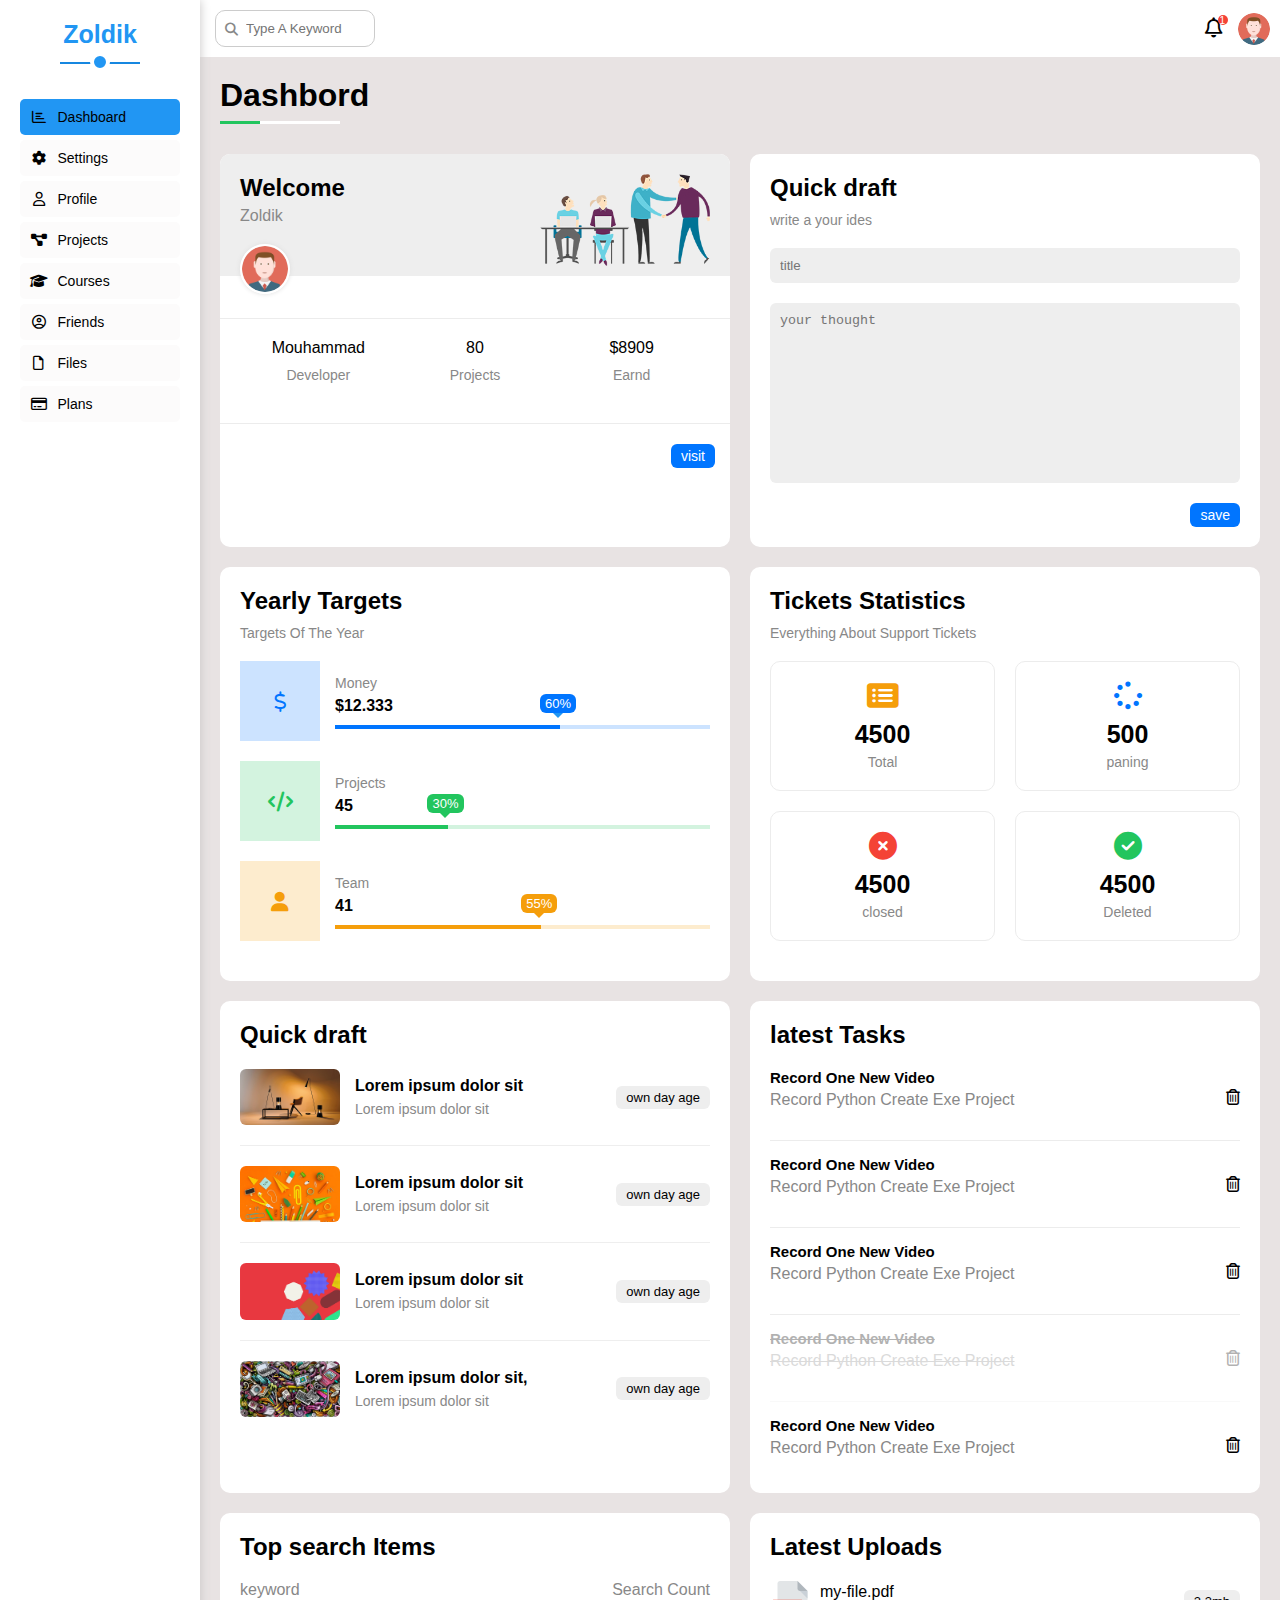
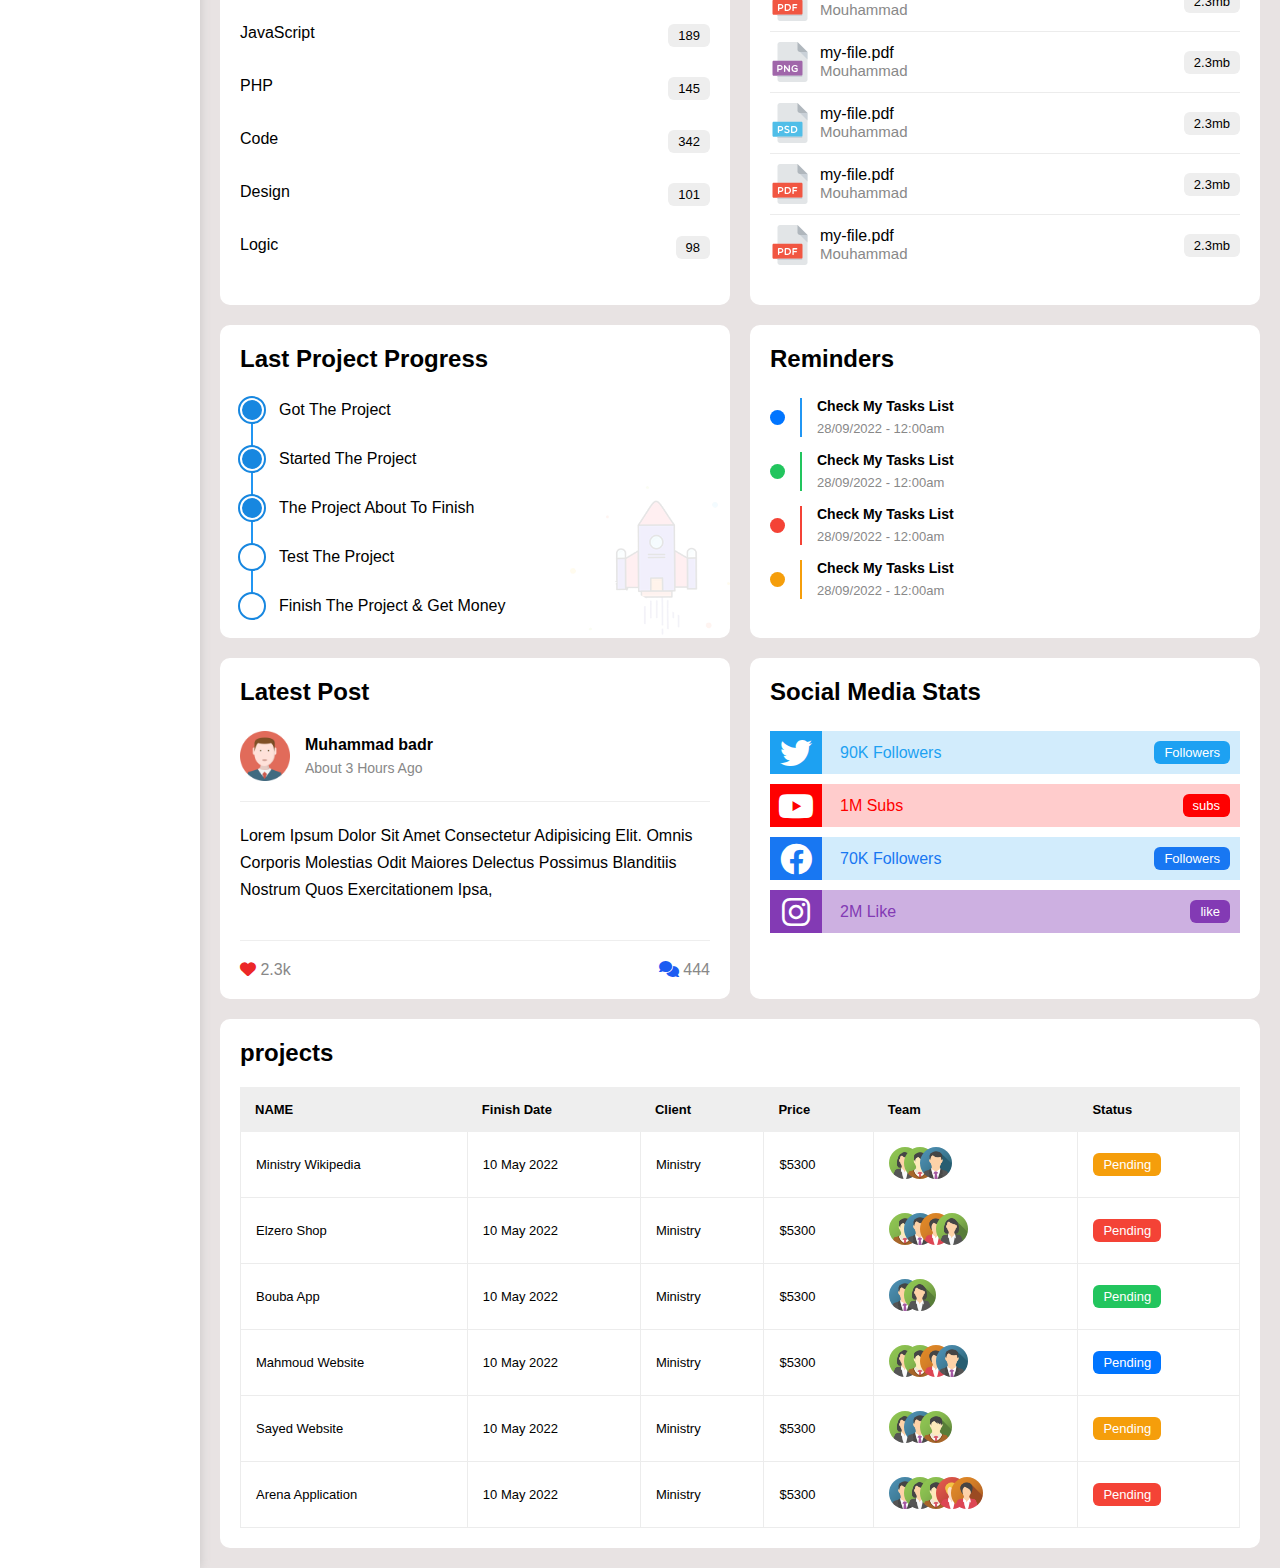
<file: index.html>
<!DOCTYPE html>
<html lang="en">

<head>
    <meta charset="UTF-8" />
    <meta http-equiv="X-UA-Compatible" content="IE=edge" />
    <meta name="viewport" content="width=device-width, initial-scale=1.0" />
    <title>Zoldik</title>
    <link rel="stylesheet" href="css/all.min.css" />
    <link rel="stylesheet" href="css/framework.css" />
    <link rel="stylesheet" href="css/master.css" />
    <link rel="preconnect" href="https://fonts.googleapis.com" />
    <link rel="preconnect" href="https://fonts.gstatic.com" crossorigin />
    <link href="https://fonts.googleapis.com/css2?family=Open+Sans:wght@300;500&display=swap" rel="stylesheet" />
</head>

<body>
    <div class="page d-flex  ">
        <div class="sideber  bg-white p-20 p-relative">
            <h3 class="p-relative txt-c mt-0">Zoldik</h3>
            <ul>
                <li>
                    <a class="active d-flex align-center fs-14 c-black rad-6 p-10" href="index.html">
                        <i class="fa-regular fa-chart-bar fa-fw"></i>
                        <span>Dashboard</span>
                    </a>
                </li>
                <li>
                    <a class=" d-flex align-center fs-14 c-black rad-6 p-10" href="settings.html">
                        <i class="fa-solid fa-gear fa-fw"></i>
                        <span>Settings</span>
                    </a>
                </li>
                <li>
                    <a class="d-flex align-center fs-14 c-black rad-6 p-10" href="profile.html">
                        <i class="fa-regular fa-user fa-fw"></i>
                        <span>Profile</span>
                    </a>
                </li>
                <li>
                    <a class="d-flex align-center fs-14 c-black rad-6 p-10" href="projects.html">
                        <i class="fa-solid fa-diagram-project fa-fw"></i>
                        <span>Projects</span>
                    </a>
                </li>
                <li>
                    <a class="d-flex align-center fs-14 c-black rad-6 p-10" href="courses.html">
                        <i class="fa-solid fa-graduation-cap fa-fw"></i>
                        <span>Courses</span>
                    </a>
                </li>
                <li>
                    <a class="d-flex align-center fs-14 c-black rad-6 p-10" href="friends.html">
                        <i class="fa-regular fa-circle-user fa-fw"></i>
                        <span>Friends</span>
                    </a>
                </li>
                <li>
                    <a class="d-flex align-center fs-14 c-black rad-6 p-10" href="files.html">
                        <i class="fa-regular fa-file fa-fw"></i>
                        <span>Files</span>
                    </a>
                </li>
                <li>
                    <a class="d-flex align-center fs-14 c-black rad-6 p-10" href="plans.html">
                        <i class="fa-regular fa-credit-card fa-fw"></i>
                        <span>Plans</span>
                    </a>
                </li>
            </ul>
        </div>

        <div class="contnet w-full  ">
            <div class="head bg-white p-15 between-flex">
                <div class="search p-relative ">

                    <input class="p-10 " type="search" placeholder="Type A Keyword ">
                    <buton></buton>

                </div>
                <div class="icons d-flex align-items ">
                    <span class="notification p-relative">
                        <i class="fa-regular fa-bell fa-lg"></i>
                    </span>
                    <img src="/imgs/avatar.png" alt="">
                </div>
            </div>
            <h1 class="p-relative">Dashbord</h1>
            <div class="warpper d-grid gap-20 ">


                <div class="welcome bg-white red-10 txt-c-mobile block-mobile">
                    <div class="intro p-20  d-flex space-between bg-eee">
                        <div>
                            <h2 class="m-0 ">Welcome</h2>
                            <p class="c-grey mt-5">Zoldik</p>
                        </div>
                        <img class="hide-mobile high-mobile" src="imgs/welcome.png" alt="" />
                    </div>
                    <img src="/imgs/avatar.png" class="avtar" alt="">
                    <div class="body txt-c d-flex p-20 mb-20 mt-20 block-mobile">
                        <div>Mouhammad <span class="d-block c-grey fs-14 mt-10 mb-20 "> Developer </span></div>
                        <div>80 <span class="d-block c-grey fs-14 mt-10  mb-20"> Projects </span></div>
                        <div>$8909 <span class="d-block c-grey fs-14 mt-10 "> Earnd </span></div>
                    </div>
                    <a href="profile.html" class="visit d-block fs-14 bg-blue  c-white w-fit btn-shape">
                        visit
                    </a>
                </div>

                <div class="quick-draft p-20 bg-white red-10">
                    <h2 class="Quick draft mt-0 mb-10">Quick draft</h2>
                    <p class="mt-0 mb-20 c-grey fs-14">write a your ides</p>
                    <form action="">
                        <input class="d-block p-10 mb-20 w-full b-none bg-eee red-6 " type="text" placeholder="title">
                        <textarea class="d-block p-10 mb-20 w-full b-none bg-eee red-6"
                            placeholder="your thought"></textarea>
                        <input class="save d-block bg-blue fs-14 c-white b-none w-fit btn-shape" value="save"
                            type="submit">

                    </form>
                </div>

                <div class="tragets p-20 bg-white red-10">
                    <h2 class="Quick draft mt-0 mb-10">Yearly Targets</h2>
                    <p class="mt-0 mb-20 c-grey fs-14">Targets Of The Year</p>

                    <div class="tragets-row mb-20 blue center-flex">
                        <div class="icon center-flex">
                            <i class="fa-regular fa-dollar-sign fa-lg c-blue"></i>
                        </div>
                        <div class="details">
                            <span class="fs-14 c-grey">
                                Money
                            </span>
                            <span class="d-block mt-5 mb-10 fw-bold">$12.333</span>
                            <div class="progress p-relative">
                                <span class="blue bg-blue " style="width: 60%;">
                                    <span class="bg-blue">60%</span>
                                </span>
                            </div>
                        </div>
                    </div>

                    <div class="tragets-row mb-20 green center-flex">
                        <div class="icon center-flex">
                            <i class="fa-solid fa-code fa-lg c-green"></i>
                        </div>
                        <div class="details">
                            <span class="fs-14 c-grey">
                                Projects
                            </span>
                            <span class="d-block mt-5 mb-10 fw-bold">45</span>
                            <div class="progress p-relative">
                                <span class="green bg-green " style="width: 30%;">
                                    <span class="bg-green">30%</span>
                                </span>
                            </div>
                        </div>
                    </div>

                    <div class="tragets-row mb-20 orang center-flex">
                        <div class="icon center-flex">
                            <i class="fa-solid fa-user fa-lg c-orang"></i>
                        </div>
                        <div class="details">
                            <span class="fs-14 c-grey">
                                Team
                            </span>
                            <span class="d-block mt-5 mb-10 fw-bold">41</span>
                            <div class="progress p-relative">
                                <span class="orang bg-orang " style="width: 55%;">
                                    <span class="bg-orang">55%</span>
                                </span>
                            </div>
                        </div>
                    </div>

                </div>

                <div class="tickets p-20 bg-white red-10">
                    <h2 class=" mt-0 mb-10">Tickets Statistics</h2>
                    <p class="mt-0 mb-20 c-grey fs-14">Everything About Support Tickets</p>
                    <div class="d-flex txt-c gap-20   f-wrap">
                        <div class="box p-20 red-10 fs-14 c-grey">
                            <i class="fa-solid fa-rectangle-list fa-2x mb-10 c-orang"></i>
                            <span class=" d-block c-black fw-bold fs-25 mb-5">4500</span>
                            Total
                        </div>
                        <div class="box p-20 red-10 fs-14 c-grey">
                            <i class="fa-solid fa-spinner fa-2x mb-10 c-blue"></i>
                            <span class=" d-block c-black fw-bold fs-25 mb-5">500</span>
                            paning
                        </div>
                        <div class="box p-20 red-10 fs-14 c-grey">
                            <i class="fa-solid fa-circle-xmark fa-2x mb-10 c-red"></i>
                            <span class=" d-block c-black fw-bold fs-25 mb-5">4500</span>
                            closed
                        </div>
                        <div class="box p-20 red-10 fs-14 c-grey">
                            <i class="fa-solid fa-circle-check fa-2x mb-10 c-green"></i>
                            <span class=" d-block c-black fw-bold fs-25 mb-5">4500</span>
                            Deleted
                        </div>
                    </div>
                </div>

                <div class="latest-news p-20 bg-white red-10 txt-c-mobile">
                    <h2 class="mt-0 mb-20">Quick draft</h2>
                    <div class="news-row d-flex align-center ">
                        <img src="/imgs/news-01.png" alt="">
                        <div class="info">
                            <h3>Lorem ipsum dolor sit </h3>
                            <p class="m-0 fs-14 c-grey">Lorem ipsum dolor sit</p>
                        </div>
                        <div class=" btn-shape bg-eee fs-13 label">own day age </div>
                    </div>
                    <div class="news-row d-flex align-center ">
                        <img src="/imgs/news-02.png" alt="">
                        <div class="info">
                            <h3>Lorem ipsum dolor sit</h3>
                            <p class="m-0 fs-14 c-grey">Lorem ipsum dolor sit</p>
                        </div>
                        <div class=" btn-shape bg-eee fs-13 label">own day age </div>
                    </div>
                    <div class="news-row d-flex align-center ">
                        <img src="/imgs/news-03.png" alt="">
                        <div class="info">
                            <h3>Lorem ipsum dolor sit </h3>
                            <p class="m-0 fs-14 c-grey">Lorem ipsum dolor sit</p>
                        </div>
                        <div class=" btn-shape bg-eee fs-13 label">own day age </div>
                    </div>
                    <div class="news-row d-flex align-center ">
                        <img src="/imgs/news-04.png" alt="">
                        <div class="info">
                            <h3>Lorem ipsum dolor sit, </h3>
                            <p class="m-0 fs-14 c-grey">Lorem ipsum dolor sit</p>
                        </div>
                        <div class=" btn-shape bg-eee fs-13 label">own day age </div>
                    </div>

                </div>

                <div class="tasks p-20 bg-white red-10">
                    <h2 class="mt-0 mb-20">latest Tasks</h2>

                    <div class="task-row between-flex ">
                        <div class="info">
                            <h3 class="mt-0 mb-5 fs-15">Record One New Video</h3>
                            <p class="mt-0 c-grey">Record Python Create Exe Project</p>
                        </div>
                        <i class="fa-regular fa-trash-can delete"></i>
                    </div>

                    <div class="task-row between-flex ">
                        <div class="info">
                            <h3 class="mt-0 mb-5 fs-15">Record One New Video</h3>
                            <p class="mt-0 c-grey">Record Python Create Exe Project</p>
                        </div>
                        <i class="fa-regular fa-trash-can delete"></i>
                    </div>

                    <div class="task-row between-flex ">
                        <div class="info">
                            <h3 class="mt-0 mb-5 fs-15">Record One New Video</h3>
                            <p class="mt-0 c-grey">Record Python Create Exe Project</p>
                        </div>
                        <i class="fa-regular fa-trash-can delete"></i>
                    </div>

                    <div class="task-row between-flex done">
                        <div class="info">
                            <h3 class="mt-0 mb-5 fs-15">Record One New Video</h3>
                            <p class="mt-0 c-grey">Record Python Create Exe Project</p>
                        </div>
                        <i class="fa-regular fa-trash-can delete"></i>
                    </div>

                    <div class="task-row between-flex ">
                        <div class="info">
                            <h3 class="mt-0 mb-5 fs-15">Record One New Video</h3>
                            <p class="mt-0 c-grey">Record Python Create Exe Project</p>
                        </div>
                        <i class="fa-regular fa-trash-can delete"></i>
                    </div>
                </div>

                <div class="search-items p-20 bg-white red-10">
                    <h2 class=" mt-0 mb-20 ">Top search Items</h2>
                    <div class="items-had d-flex space-between c-grey mb-10 ">
                        <div>keyword</div>
                        <div>Search Count</div>
                    </div>
                    <div class="items d-flex space-between  pt-15 pb-15 ">
                        <span>JavaScript </span>
                        <span class="bg-eee fs-13 btn-shape">189</span>
                    </div>
                    <div class="items d-flex space-between  pt-15 pb-15 ">
                        <span>PHP </span>
                        <span class="bg-eee fs-13 btn-shape">145</span>
                    </div>
                    <div class="items d-flex space-between  pt-15 pb-15 ">
                        <span>Code </span>
                        <span class="bg-eee fs-13 btn-shape">342</span>
                    </div>
                    <div class="items d-flex space-between  pt-15 pb-15 ">
                        <span>Design </span>
                        <span class="bg-eee fs-13 btn-shape">101</span>
                    </div>
                    <div class="items d-flex space-between  pt-15 pb-15 ">
                        <span>Logic </span>
                        <span class="bg-eee fs-13 btn-shape">98</span>
                    </div>
                </div>

                <div class="latest-upload p-20 bg-white red-10">
                    <h2 class=" mt-0 mb-20 ">Latest Uploads</h2>
                    <ul class="m-0 ">
                        <li class="between-flex pb-10 mb-10">
                            <div class="d-flex align-center">
                                <img class="mr-10" src="imgs/pdf.svg" alt="">
                                <div>
                                    <span class="d-block">my-file.pdf</span>
                                    <span class="fs-15 c-grey"> Mouhammad</span>
                                </div>
                            </div>
                            <div class="bg-eee btn-shape fs-13">2.3mb</div>
                        </li>
                        <li class="between-flex pb-10 mb-10">
                            <div class="d-flex align-center">
                                <img class="mr-10" src="imgs/png.svg" alt="">
                                <div>
                                    <span class="d-block">my-file.pdf</span>
                                    <span class="fs-15 c-grey"> Mouhammad</span>
                                </div>
                            </div>
                            <div class="bg-eee btn-shape fs-13">2.3mb</div>
                        </li>
                        <li class="between-flex pb-10 mb-10">
                            <div class="d-flex align-center">
                                <img class="mr-10" src="imgs/psd.svg" alt="">
                                <div>
                                    <span class="d-block">my-file.pdf</span>
                                    <span class="fs-15 c-grey"> Mouhammad</span>
                                </div>
                            </div>
                            <div class="bg-eee btn-shape fs-13">2.3mb</div>
                        </li>
                        <li class="between-flex pb-10 mb-10">
                            <div class="d-flex align-center">
                                <img class="mr-10" src="imgs/pdf.svg" alt="">
                                <div>
                                    <span class="d-block">my-file.pdf</span>
                                    <span class="fs-15 c-grey"> Mouhammad</span>
                                </div>
                            </div>
                            <div class="bg-eee btn-shape fs-13">2.3mb</div>
                        </li>
                        <li class="between-flex pb-10 mb-10">
                            <div class="d-flex align-center">
                                <img class="mr-10" src="imgs/pdf.svg" alt="">
                                <div>
                                    <span class="d-block">my-file.pdf</span>
                                    <span class="fs-15 c-grey"> Mouhammad</span>
                                </div>
                            </div>
                            <div class="bg-eee btn-shape fs-13">2.3mb</div>
                        </li>
                    </ul>


                </div>

                <div class="Last-Project p-20 bg-white red-10 p-relative">
                    <h2 class="mt-0 mb-20">Last Project Progress</h2>
                    <ul class="m-0 p-relative">
                        <li class="mt-25 d-flex align-center done ">Got The Project</li>
                        <li class="mt-25 d-flex align-center done ">Started The Project</li>
                        <li class="mt-25 d-flex align-center done ">The Project About To Finish</li>
                        <li class="mt-25 d-flex align-center current ">Test The Project</li>
                        <li class="mt-25 d-flex align-center  ">Finish The Project & Get Money</li>
                    </ul>
                    <img class="lanch-icon high-mobile" src="/imgs/project.png" alt="">
                </div>

                <div class="reminders p-20 bg-white red-10 p-relative ">
                    <h2 class="mt-0 mb-25 ">Reminders</h2>
                    <ul class="m-0 ">
                        <li class="d-flex  align-center mt-15">
                            <span class=" key bg-blue mr-15 d-block rad-helf"></span>
                            <div class="pl-15 blue">
                                <p class="fs-14 fw-bold mt-0 mb-5">Check My Tasks List</p>
                                <span class="fs-13  c-grey">28/09/2022 - 12:00am</span>
                            </div>
                        </li>
                        <li class="d-flex  align-center mt-15">
                            <span class=" key bg-green mr-15 d-block rad-helf"></span>
                            <div class="pl-15 green">
                                <p class="fs-14 fw-bold mt-0 mb-5">Check My Tasks List</p>
                                <span class="fs-13  c-grey">28/09/2022 - 12:00am</span>
                            </div>
                        </li>
                        <li class="d-flex  align-center mt-15">
                            <span class=" key bg-red mr-15 d-block rad-helf"></span>
                            <div class="pl-15 red">
                                <p class="fs-14 fw-bold mt-0 mb-5">Check My Tasks List</p>
                                <span class="fs-13  c-grey">28/09/2022 - 12:00am</span>
                            </div>
                        </li>
                        <li class="d-flex  align-center mt-15">
                            <span class=" key bg-orang mr-15 d-block rad-helf"></span>
                            <div class="pl-15 orang">
                                <p class="fs-14 fw-bold mt-0 mb-5">Check My Tasks List</p>
                                <span class="fs-13  c-grey">28/09/2022 - 12:00am</span>
                            </div>
                        </li>
                    </ul>
                </div>

                <div class="Latest-Post p-20 bg-white red-10 p-relative">
                    <h2 class="mt-0 mb-25 ">Latest Post</h2>
                    <div class="top d-flex align-center">
                        <img class="avatar mr-15" src="imgs/avatar.png" alt="">
                        <div class=" info">
                            <span class="d-block mb-5 fw-bold ">Muhammad badr </span>
                            <span class="fs-14 c-grey">About 3 Hours Ago </span>
                        </div>
                    </div>
                    <div class="post-contet txt-c-mobile pt-20 mt-20 mb-20">
                        Lorem ipsum dolor sit amet consectetur adipisicing elit. Omnis corporis molestias odit maiores
                        delectus possimus blanditiis nostrum quos exercitationem ipsa,
                    </div>
                    <div class="post-stats between-flex c-grey ">
                        <div>
                            <i class="fa-solid fa-heart" style="color: #ec2727;"></i>
                            <span>2.3k</span>
                        </div>
                        <div>
                            <i class="fa-solid fa-comments" style="color: #1c5cf2;"></i>
                            <span>444</span>
                        </div>
                    </div>
                </div>

                <div class="social-media p-20 bg-white red-10 ">
                    <h2 class="mt-0 mb-25 ">Social Media Stats</h2>
                    <div class="box twitter p-15 p-relative mb-10 between-flex">
                        <i class="fa-brands fa-twitter fa-2x c-white h-full center-flex"></i>
                        <span class="">90K Followers</span>
                        <a href="" class="fs-13 c-white btn-shape">Followers</a>
                    </div>

                    <div class="box youtube p-15 p-relative mb-10 between-flex">
                        <i class="fa-brands fa-youtube fa-2x c-white h-full center-flex"></i>
                        <span class="">
                            1M Subs
                        </span>
                        <a href="" class="fs-13 c-white btn-shape">subs</a>
                    </div>
                    <div class="box facebook  p-15 p-relative mb-10 between-flex">
                        <i class="fa-brands fa-facebook fa-2x c-white h-full center-flex"></i>
                        <span class="">70K Followers</span>
                        <a href="" class="fs-13 c-white btn-shape">Followers</a>
                    </div>
                    <div class="box instagram p-15 p-relative mb-10 between-flex">
                        <i class="fa-brands fa-instagram fa-2x c-white h-full center-flex"></i>
                        <span class="">2M Like</span>
                        <a href="" class="fs-13 c-white btn-shape">like</a>
                    </div>
                </div>
            </div>

            <div class="projects p-20 bg-white red-10 m-20">
                <h2 class="mt-0 mb-20">projects</h2>
                <div class="responsive-table">
                    <table class="fs-13 w-full ">
                        <thead>
                            <tr>
                                <td>NAME</td>
                                <td>Finish Date</td>
                                <td>Client</td>
                                <td>Price </td>
                                <td>Team </td>
                                <td>Status</td>
                            </tr>
                        </thead>
                        <tbody>
                            <tr>

                                <td>Ministry Wikipedia</td>
                                <td>10 May 2022</td>
                                <td>Ministry</td>
                                <td>$5300 </td>
                                <td>
                                    <img src="/imgs/team-02.png" alt="">
                                    <img src="/imgs/team-03.png" alt="">
                                    <img src="/imgs/team-01.png" alt="">


                                </td>
                                <td><span class="label bg-orang c-white btn-shape">Pending</span></td>
                            </tr>
                        </tbody>
                        <tbody>
                            <tr>

                                <td>Elzero Shop</td>
                                <td>10 May 2022</td>
                                <td>Ministry</td>
                                <td>$5300 </td>
                                <td>
                                    <img src="/imgs/team-03.png" alt="">

                                    <img src="/imgs/team-01.png" alt="">
                                    <img src="/imgs/team-04.png" alt="">
                                    <img src="/imgs/team-02.png" alt="">

                                </td>
                                <td><span class="label bg-red c-white btn-shape">Pending</span></td>
                            </tr>
                        </tbody>
                        <tbody>
                            <tr>
                                <td>Bouba App</td>
                                <td>10 May 2022</td>
                                <td>Ministry</td>
                                <td>$5300 </td>
                                <td>
                                    <img src="/imgs/team-01.png" alt="">
                                    <img src="/imgs/team-02.png" alt="">

                                </td>
                                <td><span class="label bg-green c-white btn-shape">Pending</span></td>
                            </tr>
                        </tbody>
                        <tbody>
                            <tr>
                                <td>Mahmoud Website </td>
                                <td>10 May 2022</td>
                                <td>Ministry</td>
                                <td>$5300 </td>
                                <td>
                                    <img src="/imgs/team-02.png" alt="">
                                    <img src="/imgs/team-03.png" alt="">
                                    <img src="/imgs/team-04.png" alt="">
                                    <img src="/imgs/team-01.png" alt="">

                                </td>
                                <td><span class="label bg-blue c-white btn-shape">Pending</span></td>
                            </tr>
                        </tbody>
                        <tbody>
                            <tr>

                                <td>Sayed Website </td>
                                <td>10 May 2022</td>
                                <td>Ministry</td>
                                <td>$5300 </td>
                                <td>

                                    <img src="/imgs/team-02.png" alt="">
                                    <img src="/imgs/team-01.png" alt="">
                                    <img src="/imgs/team-03.png" alt="">

                                </td>
                                <td><span class="label bg-orang c-white btn-shape">Pending</span></td>
                            </tr>
                        </tbody>
                        <tbody>
                            <tr>
                                <td>Arena Application</td>
                                <td>10 May 2022</td>
                                <td>Ministry</td>
                                <td>$5300 </td>
                                <td>
                                    <img src="/imgs/team-01.png" alt="">
                                    <img src="/imgs/team-02.png" alt="">
                                    <img src="/imgs/team-03.png" alt="">
                                    <img src="/imgs/team-05.png" alt="">
                                    <img src="/imgs/team-04.png" alt="">

                                </td>
                                <td><span class="label bg-red c-white btn-shape">Pending</span></td>
                            </tr>
                        </tbody>
                    </table>
                </div>
            </div>
        </div>
    </div>


</body>

</html>
</file>
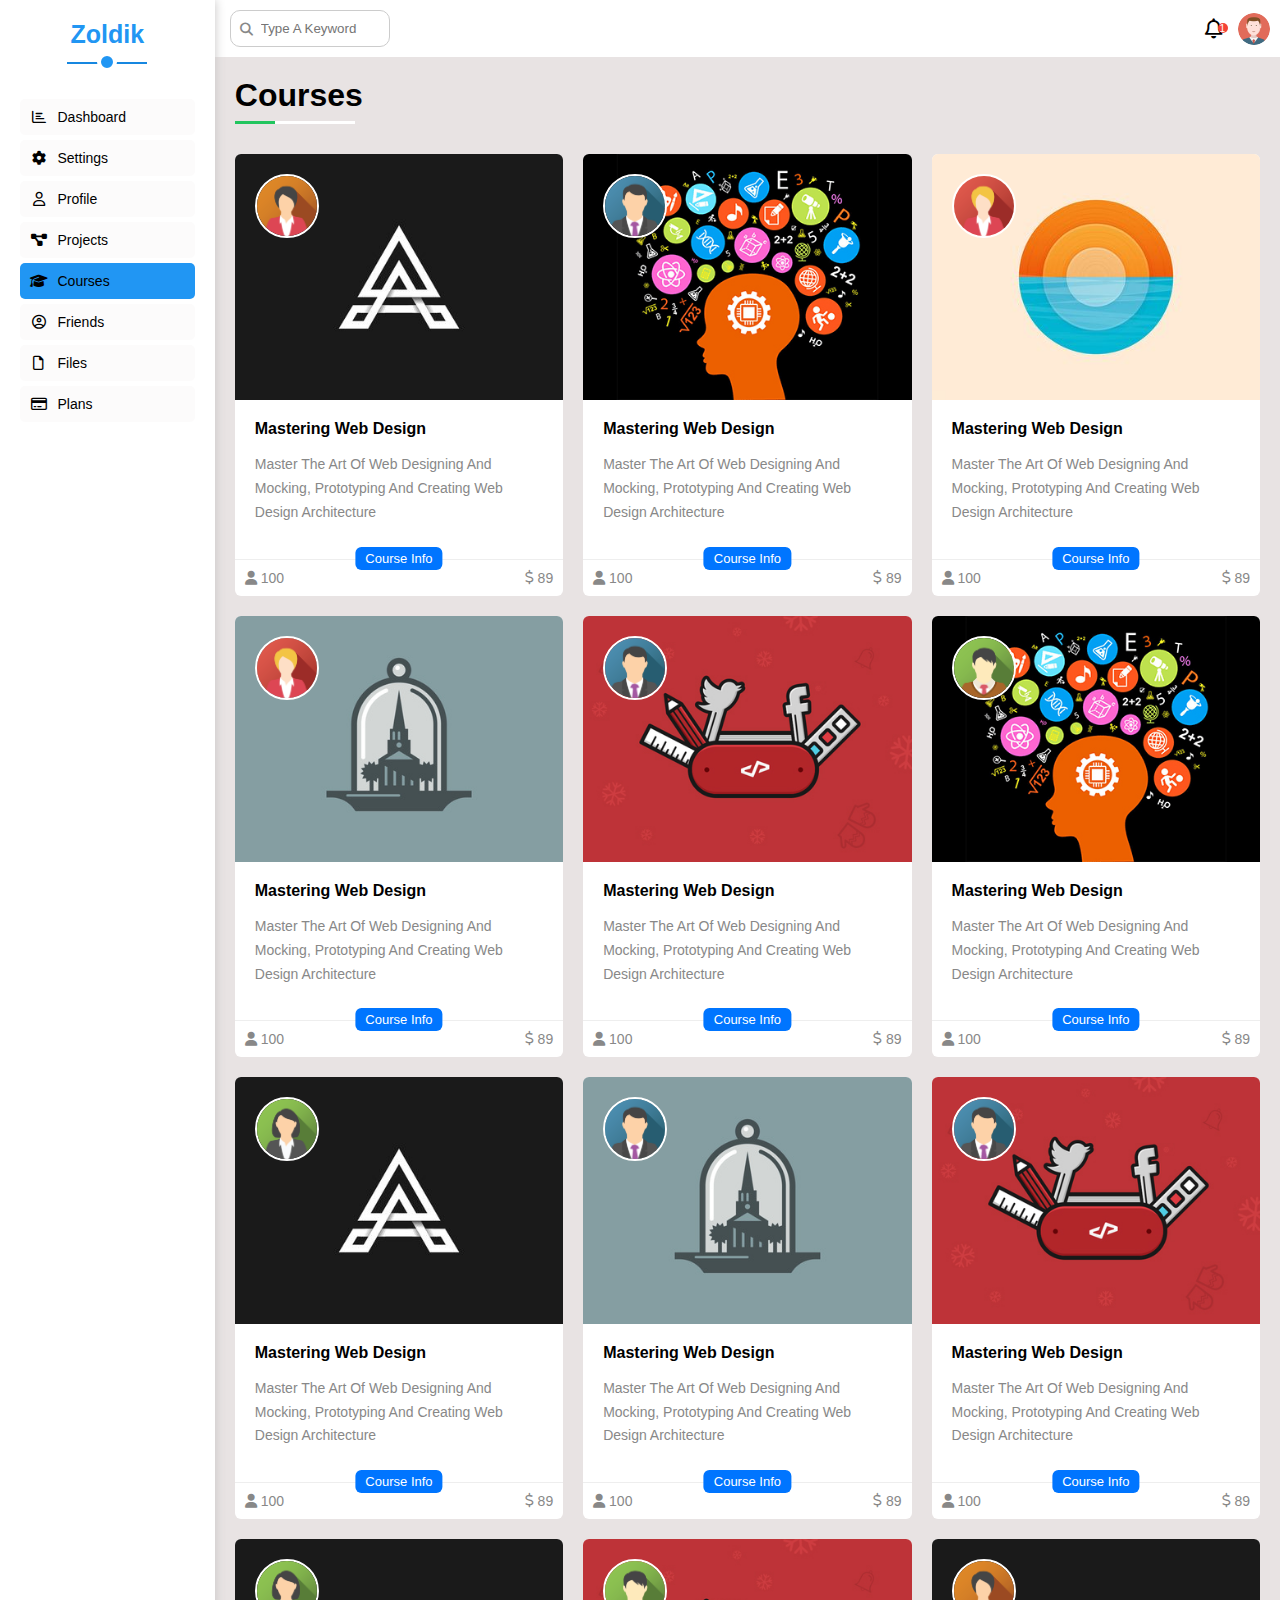
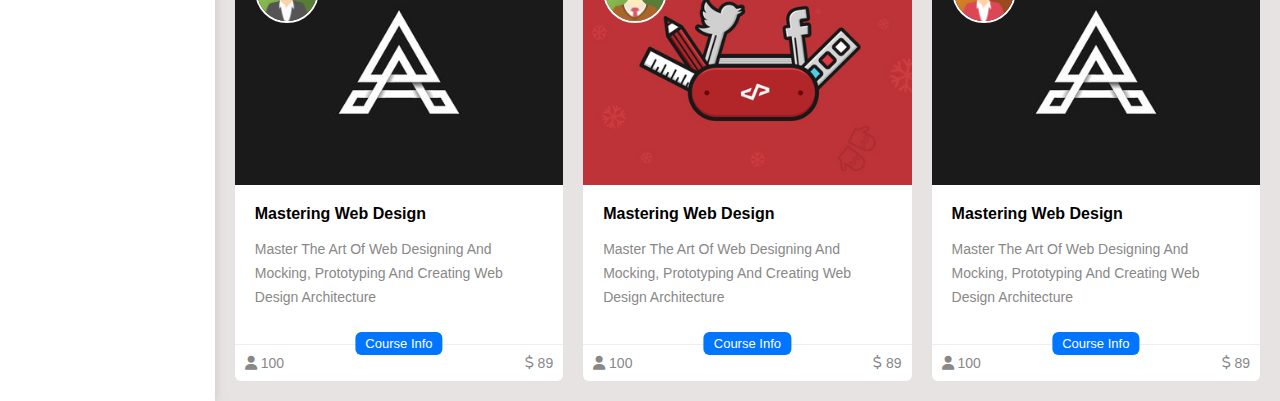
<file: courses.html>
</html>
<!DOCTYPE html>
<html lang="en">

<head>
  <meta charset="UTF-8" />
  <meta http-equiv="X-UA-Compatible" content="IE=edge" />
  <meta name="viewport" content="width=device-width, initial-scale=1.0" />
  <title>Profile</title>
  <link rel="stylesheet" href="css/all.min.css" />
  <link rel="stylesheet" href="css/framework.css" />
  <link rel="stylesheet" href="css/master.css" />
  <link rel="preconnect" href="https://fonts.googleapis.com" />
  <link rel="preconnect" href="https://fonts.gstatic.com" crossorigin />
  <link href="https://fonts.googleapis.com/css2?family=Open+Sans:wght@300;500&display=swap" rel="stylesheet" />
</head>

<body>
  <div class="page d-flex  ">

    <div class="sideber  bg-white p-20 p-relative">
      <h3 class="p-relative txt-c mt-0">Zoldik</h3>
      <ul>
        <li>
          <a class="d-flex align-center fs-14 c-black rad-6 p-10" href="index.html">
            <i class="fa-regular fa-chart-bar fa-fw"></i>
            <span>Dashboard</span>
          </a>
        </li>
        <li>
          <a class=" d-flex align-center fs-14 c-black rad-6 p-10" href="settings.html">
            <i class="fa-solid fa-gear fa-fw"></i>
            <span>Settings</span>
          </a>
        </li>
        <li>
          <a class=" d-flex align-center fs-14 c-black rad-6 p-10" href="profile.html">
            <i class="fa-regular fa-user fa-fw"></i>
            <span>Profile</span>
          </a>
        </li>
        <li>
          <a class=" d-flex align-center fs-14 c-black rad-6 p-10" href="projects.html">
            <i class="fa-solid fa-diagram-project fa-fw"></i>
            <span>Projects</span>
          </a>
        </li>
        <li>
          <a class="active d-flex align-center fs-14 c-black rad-6 p-10" href="courses.html">
            <i class="fa-solid fa-graduation-cap fa-fw"></i>
            <span>Courses</span>
          </a>
        </li>
        <li>
          <a class="d-flex align-center fs-14 c-black rad-6 p-10" href="friends.html">
            <i class="fa-regular fa-circle-user fa-fw"></i>
            <span>Friends</span>
          </a>
        </li>
        <li>
          <a class="d-flex align-center fs-14 c-black rad-6 p-10" href="files.html">
            <i class="fa-regular fa-file fa-fw"></i>
            <span>Files</span>
          </a>
        </li>
        <li>
          <a class="d-flex align-center fs-14 c-black rad-6 p-10" href="plans.html">
            <i class="fa-regular fa-credit-card fa-fw"></i>
            <span>Plans</span>
          </a>
        </li>
      </ul>
    </div>

    <div class="contnet w-full  ">
      <div class="head bg-white p-15 between-flex">
        <div class="search p-relative ">

          <input class="p-10 " type="search" placeholder="Type A Keyword ">
          <buton></buton>

        </div>
        <div class="icons d-flex align-items ">
          <span class="notification p-relative">
            <i class="fa-regular fa-bell fa-lg"></i>
          </span>
          <img src="/imgs/avatar.png" alt="">
        </div>
      </div>

      <h1 class="p-relative">Courses</h1>
      <!-- courses page -->
      <div class="courses-page d-grid m-20 gap-20 ">
        <div class="course bg-white red-6 p-relative">
          <img class="cover" src="imgs/course-01.jpg" alt="">
          <img class="instructor rad-helf " src="imgs/team-04.png" alt="">
          <div class="p-20">
            <h4 class=" m-0">Mastering Web Design</h4>
            <p class="description c-grey fs-14 mt-15">Master The Art Of Web Designing And Mocking,
              Prototyping And Creating
              Web Design
              Architecture </p>
          </div>
          <div class="info p-relative between-flex p-15  ">
            <span class="title bg-blue c-white btn-shape ">Course Info </span>
            <span class="c-grey fs-14">
              <i class="fa-solid fa-user"></i>
              100
            </span>
            <span class="c-grey fs-14 ">
              <i class="fa-regular fa-dollar-sign"></i>
              89
            </span>
          </div>
        </div>
        <div class="course bg-white red-6 p-relative">
          <img class="cover" src="imgs/course-02.jpg" alt="">
          <img class="instructor rad-helf " src="imgs/team-01.png" alt="">
          <div class="p-20">
            <h4 class=" m-0">Mastering Web Design</h4>
            <p class="description c-grey fs-14 mt-15">Master The Art Of Web Designing And Mocking,
              Prototyping And Creating
              Web Design
              Architecture </p>
          </div>
          <div class="info p-relative between-flex p-15  ">
            <span class="title bg-blue c-white btn-shape ">Course Info </span>
            <span class="c-grey fs-14">
              <i class="fa-solid fa-user"></i>
              100
            </span>
            <span class="c-grey fs-14 ">
              <i class="fa-regular fa-dollar-sign"></i>
              89
            </span>
          </div>
        </div>
        <div class="course bg-white red-6 p-relative">
          <img class="cover" src="imgs/course-03.jpg" alt="">
          <img class="instructor rad-helf " src="imgs/team-05.png" alt="">
          <div class="p-20">
            <h4 class=" m-0">Mastering Web Design</h4>
            <p class="description c-grey fs-14 mt-15">Master The Art Of Web Designing And Mocking,
              Prototyping And Creating
              Web Design
              Architecture </p>
          </div>
          <div class="info p-relative between-flex p-15  ">
            <span class="title bg-blue c-white btn-shape ">Course Info </span>
            <span class="c-grey fs-14">
              <i class="fa-solid fa-user"></i>
              100
            </span>
            <span class="c-grey fs-14 ">
              <i class="fa-regular fa-dollar-sign"></i>
              89
            </span>
          </div>
        </div>
        <div class="course bg-white red-6 p-relative">
          <img class="cover" src="imgs/course-04.jpg" alt="">
          <img class="instructor rad-helf " src="imgs/team-05.png" alt="">
          <div class="p-20">
            <h4 class=" m-0">Mastering Web Design</h4>
            <p class="description c-grey fs-14 mt-15">Master The Art Of Web Designing And Mocking,
              Prototyping And Creating
              Web Design
              Architecture </p>
          </div>
          <div class="info p-relative between-flex p-15  ">
            <span class="title bg-blue c-white btn-shape ">Course Info </span>
            <span class="c-grey fs-14">
              <i class="fa-solid fa-user"></i>
              100
            </span>
            <span class="c-grey fs-14 ">
              <i class="fa-regular fa-dollar-sign"></i>
              89
            </span>
          </div>
        </div>
        <div class="course bg-white red-6 p-relative">
          <img class="cover" src="imgs/course-05.jpg" alt="">
          <img class="instructor rad-helf " src="imgs/team-01.png" alt="">
          <div class="p-20">
            <h4 class=" m-0">Mastering Web Design</h4>
            <p class="description c-grey fs-14 mt-15">Master The Art Of Web Designing And Mocking,
              Prototyping And Creating
              Web Design
              Architecture </p>
          </div>
          <div class="info p-relative between-flex p-15  ">
            <span class="title bg-blue c-white btn-shape ">Course Info </span>
            <span class="c-grey fs-14">
              <i class="fa-solid fa-user"></i>
              100
            </span>
            <span class="c-grey fs-14 ">
              <i class="fa-regular fa-dollar-sign"></i>
              89
            </span>
          </div>
        </div>
        <div class="course bg-white red-6 p-relative">
          <img class="cover" src="imgs/course-02.jpg" alt="">
          <img class="instructor rad-helf " src="imgs/team-03.png" alt="">
          <div class="p-20">
            <h4 class=" m-0">Mastering Web Design</h4>
            <p class="description c-grey fs-14 mt-15">Master The Art Of Web Designing And Mocking,
              Prototyping And Creating
              Web Design
              Architecture </p>
          </div>
          <div class="info p-relative between-flex p-15  ">
            <span class="title bg-blue c-white btn-shape ">Course Info </span>
            <span class="c-grey fs-14">
              <i class="fa-solid fa-user"></i>
              100
            </span>
            <span class="c-grey fs-14 ">
              <i class="fa-regular fa-dollar-sign"></i>
              89
            </span>
          </div>
        </div>
        <div class="course bg-white red-6 p-relative">
          <img class="cover" src="imgs/course-01.jpg" alt="">
          <img class="instructor rad-helf " src="imgs/team-02.png" alt="">
          <div class="p-20">
            <h4 class=" m-0">Mastering Web Design</h4>
            <p class="description c-grey fs-14 mt-15">Master The Art Of Web Designing And Mocking,
              Prototyping And Creating
              Web Design
              Architecture </p>
          </div>
          <div class="info p-relative between-flex p-15  ">
            <span class="title bg-blue c-white btn-shape ">Course Info </span>
            <span class="c-grey fs-14">
              <i class="fa-solid fa-user"></i>
              100
            </span>
            <span class="c-grey fs-14 ">
              <i class="fa-regular fa-dollar-sign"></i>
              89
            </span>
          </div>
        </div>
        <div class="course bg-white red-6 p-relative">
          <img class="cover" src="imgs/course-04.jpg" alt="">
          <img class="instructor rad-helf " src="imgs/team-01.png" alt="">
          <div class="p-20">
            <h4 class=" m-0">Mastering Web Design</h4>
            <p class="description c-grey fs-14 mt-15">Master The Art Of Web Designing And Mocking,
              Prototyping And Creating
              Web Design
              Architecture </p>
          </div>
          <div class="info p-relative between-flex p-15  ">
            <span class="title bg-blue c-white btn-shape ">Course Info </span>
            <span class="c-grey fs-14">
              <i class="fa-solid fa-user"></i>
              100
            </span>
            <span class="c-grey fs-14 ">
              <i class="fa-regular fa-dollar-sign"></i>
              89
            </span>
          </div>
        </div>
        <div class="course bg-white red-6 p-relative">
          <img class="cover" src="imgs/course-05.jpg" alt="">
          <img class="instructor rad-helf " src="imgs/team-01.png" alt="">
          <div class="p-20">
            <h4 class=" m-0">Mastering Web Design</h4>
            <p class="description c-grey fs-14 mt-15">Master The Art Of Web Designing And Mocking,
              Prototyping And Creating
              Web Design
              Architecture </p>
          </div>
          <div class="info p-relative between-flex p-15  ">
            <span class="title bg-blue c-white btn-shape ">Course Info </span>
            <span class="c-grey fs-14">
              <i class="fa-solid fa-user"></i>
              100
            </span>
            <span class="c-grey fs-14 ">
              <i class="fa-regular fa-dollar-sign"></i>
              89
            </span>
          </div>
        </div>
        <div class="course bg-white red-6 p-relative">
          <img class="cover" src="imgs/course-01.jpg" alt="">
          <img class="instructor rad-helf " src="imgs/team-02.png" alt="">
          <div class="p-20">
            <h4 class=" m-0">Mastering Web Design</h4>
            <p class="description c-grey fs-14 mt-15">Master The Art Of Web Designing And Mocking,
              Prototyping And Creating
              Web Design
              Architecture </p>
          </div>
          <div class="info p-relative between-flex p-15  ">
            <span class="title bg-blue c-white btn-shape ">Course Info </span>
            <span class="c-grey fs-14">
              <i class="fa-solid fa-user"></i>
              100
            </span>
            <span class="c-grey fs-14 ">
              <i class="fa-regular fa-dollar-sign"></i>
              89
            </span>
          </div>
        </div>
        <div class="course bg-white red-6 p-relative">
          <img class="cover" src="imgs/course-05.jpg" alt="">
          <img class="instructor rad-helf " src="imgs/team-03.png" alt="">
          <div class="p-20">
            <h4 class=" m-0">Mastering Web Design</h4>
            <p class="description c-grey fs-14 mt-15">Master The Art Of Web Designing And Mocking,
              Prototyping And Creating
              Web Design
              Architecture </p>
          </div>
          <div class="info p-relative between-flex p-15  ">
            <span class="title bg-blue c-white btn-shape ">Course Info </span>
            <span class="c-grey fs-14">
              <i class="fa-solid fa-user"></i>
              100
            </span>
            <span class="c-grey fs-14 ">
              <i class="fa-regular fa-dollar-sign"></i>
              89
            </span>
          </div>
        </div>
        <div class="course bg-white red-6 p-relative">
          <img class="cover" src="imgs/course-01.jpg" alt="">
          <img class="instructor rad-helf " src="imgs/team-04.png" alt="">
          <div class="p-20">
            <h4 class=" m-0">Mastering Web Design</h4>
            <p class="description c-grey fs-14 mt-15">Master The Art Of Web Designing And Mocking,
              Prototyping And Creating
              Web Design
              Architecture </p>
          </div>
          <div class="info p-relative between-flex p-15  ">
            <span class="title bg-blue c-white btn-shape ">Course Info </span>
            <span class="c-grey fs-14">
              <i class="fa-solid fa-user"></i>
              100
            </span>
            <span class="c-grey fs-14 ">
              <i class="fa-regular fa-dollar-sign"></i>
              89
            </span>
          </div>
        </div>
      </div>

    </div>
  </div>



</body>

</html>
</file>
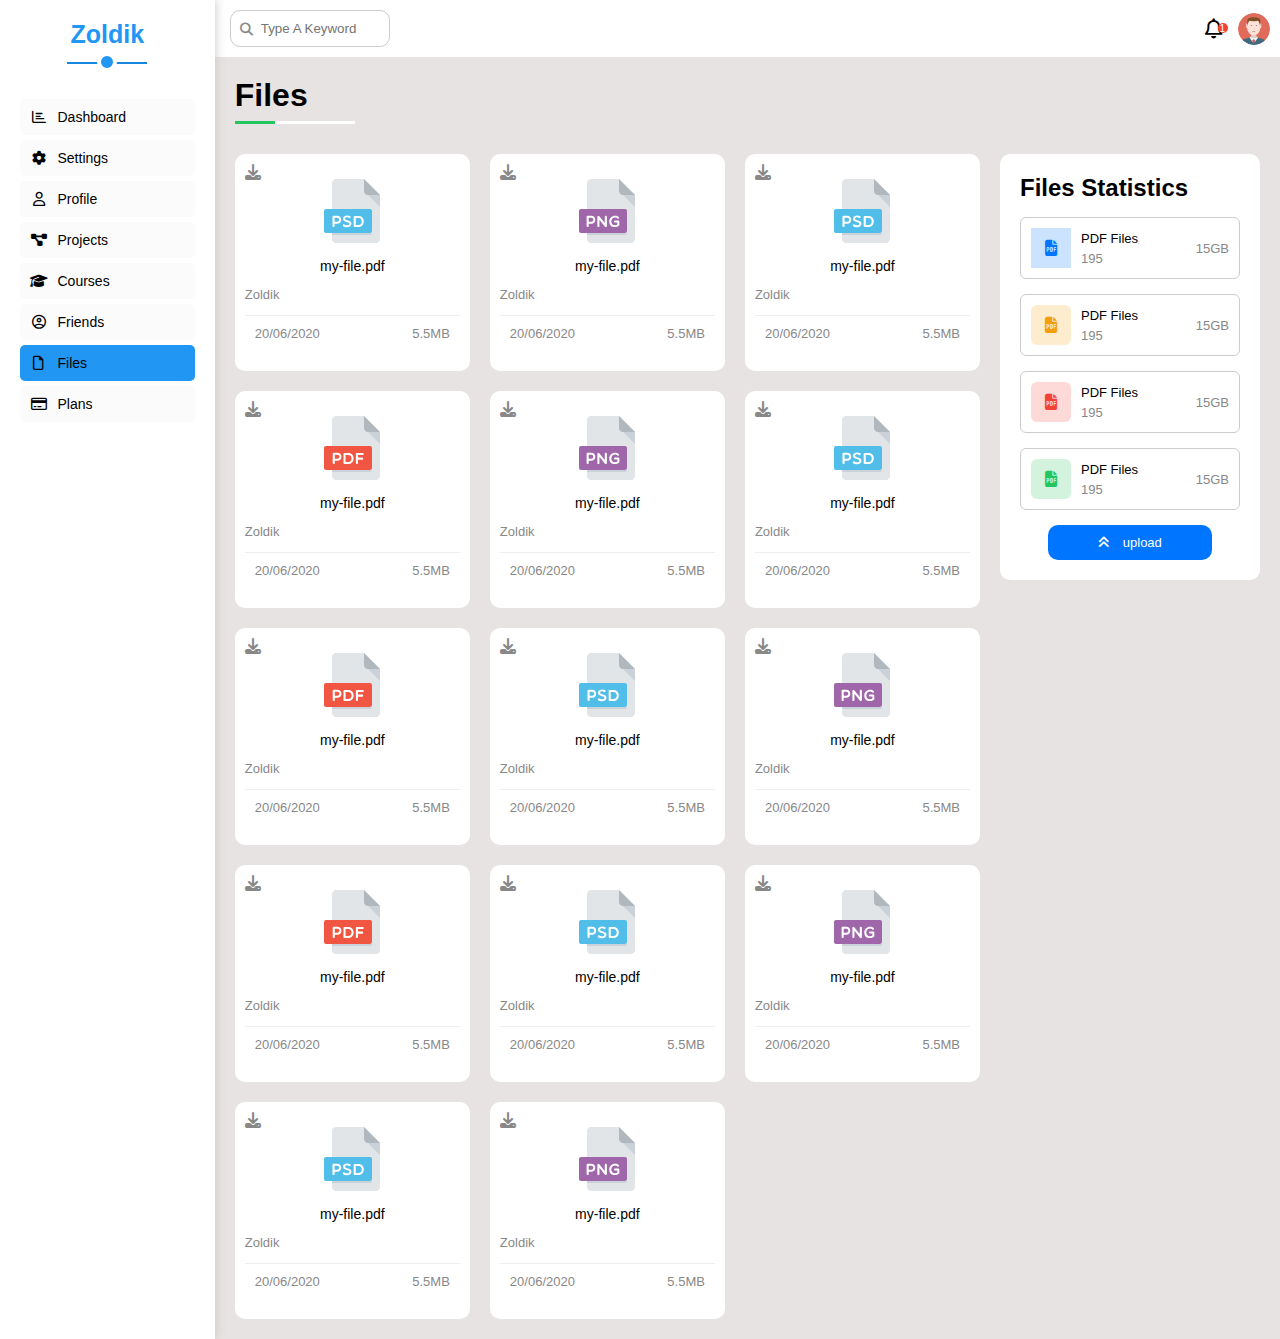
<file: files.html>
</html>
<!DOCTYPE html>
<html lang="en">

<head>
  <meta charset="UTF-8" />
  <meta http-equiv="X-UA-Compatible" content="IE=edge" />
  <meta name="viewport" content="width=device-width, initial-scale=1.0" />
  <title>Files</title>
  <link rel="stylesheet" href="css/all.min.css" />
  <link rel="stylesheet" href="css/framework.css" />
  <link rel="stylesheet" href="css/master.css" />
  <link rel="preconnect" href="https://fonts.googleapis.com" />
  <link rel="preconnect" href="https://fonts.gstatic.com" crossorigin />
  <link href="https://fonts.googleapis.com/css2?family=Open+Sans:wght@300;500&display=swap" rel="stylesheet" />
</head>

<body>
  <div class="page d-flex  ">

    <div class="sideber  bg-white p-20 p-relative">
      <h3 class="p-relative txt-c mt-0">Zoldik</h3>
      <ul>
        <li>
          <a class="d-flex align-center fs-14 c-black rad-6 p-10" href="index.html">
            <i class="fa-regular fa-chart-bar fa-fw"></i>
            <span>Dashboard</span>
          </a>
        </li>
        <li>
          <a class=" d-flex align-center fs-14 c-black rad-6 p-10" href="settings.html">
            <i class="fa-solid fa-gear fa-fw"></i>
            <span>Settings</span>
          </a>
        </li>
        <li>
          <a class=" d-flex align-center fs-14 c-black rad-6 p-10" href="profile.html">
            <i class="fa-regular fa-user fa-fw"></i>
            <span>Profile</span>
          </a>
        </li>
        <li>
          <a class=" d-flex align-center fs-14 c-black rad-6 p-10" href="projects.html">
            <i class="fa-solid fa-diagram-project fa-fw"></i>
            <span>Projects</span>
          </a>
        </li>
        <li>
          <a class=" d-flex align-center fs-14 c-black rad-6 p-10" href="courses.html">
            <i class="fa-solid fa-graduation-cap fa-fw"></i>
            <span>Courses</span>
          </a>
        </li>
        <li>
          <a class=" d-flex align-center fs-14 c-black rad-6 p-10" href="friends.html">
            <i class="fa-regular fa-circle-user fa-fw"></i>
            <span>Friends</span>
          </a>
        </li>
        <li>
          <a class="active d-flex align-center fs-14 c-black rad-6 p-10" href="files.html">
            <i class="fa-regular fa-file fa-fw"></i>
            <span>Files</span>
          </a>
        </li>
        <li>
          <a class="d-flex align-center fs-14 c-black rad-6 p-10" href="plans.html">
            <i class="fa-regular fa-credit-card fa-fw"></i>
            <span>Plans</span>
          </a>
        </li>
      </ul>
    </div>

    <div class="contnet w-full  ">
      <div class="head bg-white p-15 between-flex">
        <div class="search p-relative ">

          <input class="p-10 " type="search" placeholder="Type A Keyword ">
          <buton></buton>

        </div>
        <div class="icons d-flex align-items ">
          <span class="notification p-relative">
            <i class="fa-regular fa-bell fa-lg"></i>
          </span>
          <img src="/imgs/avatar.png" alt="">
        </div>
      </div>

      <h1 class="p-relative">Files</h1>
      <!-- files page -->
      <div class="files-page d-flex m-20 gap-20">
        <div class="files-start p-20 bg-white red-10">
          <h2 class="mt-0 mb-15 txt-c-mobile">Files Statistics </h2>
          <div class="d-flex align-center border-ccc p-10 red-6 red-6 mb-15 fs-13">
            <i class="fa-solid fa-file-pdf fa-lg blue center-flex c-blue icon"></i>
            <div class="info">
              <span>PDF Files</span>
              <span class="c-grey d-block mt-5">195</span>
            </div>
            <div class="size c-grey">15GB</div>
          </div>
          <div class="d-flex align-center border-ccc p-10 red-6 mb-15 fs-13">
            <i class="fa-solid fa-file-pdf fa-lg orang center-flex red-6 c-orang icon"></i>
            <div class="info">
              <span>PDF Files</span>
              <span class="c-grey d-block mt-5">195</span>
            </div>
            <div class="size c-grey">15GB</div>
          </div>
          <div class="d-flex align-center border-ccc p-10 red-6 mb-15 fs-13">
            <i class="fa-solid fa-file-pdf fa-lg red center-flex red-6 c-red icon"></i>
            <div class="info">
              <span>PDF Files</span>
              <span class="c-grey d-block mt-5">195</span>
            </div>
            <div class="size c-grey">15GB</div>
          </div>
          <div class="d-flex align-center border-ccc p-10 red-6 mb-15 fs-13">
            <i class="fa-solid fa-file-pdf fa-lg green center-flex red-6 c-green icon"></i>
            <div class="info">
              <span>PDF Files</span>
              <span class="c-grey d-block mt-5">195</span>
            </div>
            <div class="size c-grey">15GB</div>
          </div>
          <a href="" class="upload c-white fs-13 red-10 d-block w-fit bg-blue ">
            <i class="fa-solid fa-angles-up mr-10"></i>
            upload
          </a>

        </div>

        <div class="files-contont d-grid gap-20">
          <div class="file bg-white red-10 p-10">
            <i class="fa-solid fa-download c-grey p-absolute"></i>
            <div class="icon txt-c">
              <img class="mt-15 mb-15" src="imgs/psd.svg" alt="">
            </div>
            <div class="txt-c mb-10  fs-14">
              my-file.pdf
            </div>
            <p class="c-grey fs-13 ">Zoldik</p>
            <div class="info between-flex p-10 mt-10 mb-10 fs-13 c-grey">
              <span>20/06/2020 </span>
              <span>5.5MB</span>
            </div>
          </div>
          <div class="file bg-white red-10 p-10">
            <i class="fa-solid fa-download c-grey p-absolute"></i>
            <div class="icon txt-c">
              <img class="mt-15 mb-15" src="imgs/png.svg" alt="">
            </div>
            <div class="txt-c mb-10  fs-14">
              my-file.pdf
            </div>
            <p class="c-grey fs-13 ">Zoldik</p>
            <div class="info between-flex p-10 mt-10 mb-10 fs-13 c-grey">
              <span>20/06/2020 </span>
              <span>5.5MB</span>
            </div>
          </div>
          <div class="file bg-white red-10 p-10">
            <i class="fa-solid fa-download c-grey p-absolute"></i>
            <div class="icon txt-c">
              <img class="mt-15 mb-15" src="imgs/psd.svg" alt="">
            </div>
            <div class="txt-c mb-10  fs-14">
              my-file.pdf
            </div>
            <p class="c-grey fs-13 ">Zoldik</p>
            <div class="info between-flex p-10 mt-10 mb-10 fs-13 c-grey">
              <span>20/06/2020 </span>
              <span>5.5MB</span>
            </div>
          </div>
          <div class="file bg-white red-10 p-10">
            <i class="fa-solid fa-download c-grey p-absolute"></i>
            <div class="icon txt-c">
              <img class="mt-15 mb-15" src="imgs/pdf.svg" alt="">
            </div>
            <div class="txt-c mb-10  fs-14">
              my-file.pdf
            </div>
            <p class="c-grey fs-13 ">Zoldik</p>
            <div class="info between-flex p-10 mt-10 mb-10 fs-13 c-grey">
              <span>20/06/2020 </span>
              <span>5.5MB</span>
            </div>
          </div>
          <div class="file bg-white red-10 p-10">
            <i class="fa-solid fa-download c-grey p-absolute"></i>
            <div class="icon txt-c">
              <img class="mt-15 mb-15" src="imgs/png.svg" alt="">
            </div>
            <div class="txt-c mb-10  fs-14">
              my-file.pdf
            </div>
            <p class="c-grey fs-13 ">Zoldik</p>
            <div class="info between-flex p-10 mt-10 mb-10 fs-13 c-grey">
              <span>20/06/2020 </span>
              <span>5.5MB</span>
            </div>
          </div>
          <div class="file bg-white red-10 p-10">
            <i class="fa-solid fa-download c-grey p-absolute"></i>
            <div class="icon txt-c">
              <img class="mt-15 mb-15" src="imgs/psd.svg" alt="">
            </div>
            <div class="txt-c mb-10  fs-14">
              my-file.pdf
            </div>
            <p class="c-grey fs-13 ">Zoldik</p>
            <div class="info between-flex p-10 mt-10 mb-10 fs-13 c-grey">
              <span>20/06/2020 </span>
              <span>5.5MB</span>
            </div>
          </div>
          <div class="file bg-white red-10 p-10">
            <i class="fa-solid fa-download c-grey p-absolute"></i>
            <div class="icon txt-c">
              <img class="mt-15 mb-15" src="imgs/pdf.svg" alt="">
            </div>
            <div class="txt-c mb-10  fs-14">
              my-file.pdf
            </div>
            <p class="c-grey fs-13 ">Zoldik</p>
            <div class="info between-flex p-10 mt-10 mb-10 fs-13 c-grey">
              <span>20/06/2020 </span>
              <span>5.5MB</span>
            </div>
          </div>
          <div class="file bg-white red-10 p-10">
            <i class="fa-solid fa-download c-grey p-absolute"></i>
            <div class="icon txt-c">
              <img class="mt-15 mb-15" src="imgs/psd.svg" alt="">
            </div>
            <div class="txt-c mb-10  fs-14">
              my-file.pdf
            </div>
            <p class="c-grey fs-13 ">Zoldik</p>
            <div class="info between-flex p-10 mt-10 mb-10 fs-13 c-grey">
              <span>20/06/2020 </span>
              <span>5.5MB</span>
            </div>
          </div>
          <div class="file bg-white red-10 p-10">
            <i class="fa-solid fa-download c-grey p-absolute"></i>
            <div class="icon txt-c">
              <img class="mt-15 mb-15" src="imgs/png.svg" alt="">
            </div>
            <div class="txt-c mb-10  fs-14">
              my-file.pdf
            </div>
            <p class="c-grey fs-13 ">Zoldik</p>
            <div class="info between-flex p-10 mt-10 mb-10 fs-13 c-grey">
              <span>20/06/2020 </span>
              <span>5.5MB</span>
            </div>
          </div>
          <div class="file bg-white red-10 p-10">
            <i class="fa-solid fa-download c-grey p-absolute"></i>
            <div class="icon txt-c">
              <img class="mt-15 mb-15" src="imgs/pdf.svg" alt="">
            </div>
            <div class="txt-c mb-10  fs-14">
              my-file.pdf
            </div>
            <p class="c-grey fs-13 ">Zoldik</p>
            <div class="info between-flex p-10 mt-10 mb-10 fs-13 c-grey">
              <span>20/06/2020 </span>
              <span>5.5MB</span>
            </div>
          </div>
          <div class="file bg-white red-10 p-10">
            <i class="fa-solid fa-download c-grey p-absolute"></i>
            <div class="icon txt-c">
              <img class="mt-15 mb-15" src="imgs/psd.svg" alt="">
            </div>
            <div class="txt-c mb-10  fs-14">
              my-file.pdf
            </div>
            <p class="c-grey fs-13 ">Zoldik</p>
            <div class="info between-flex p-10 mt-10 mb-10 fs-13 c-grey">
              <span>20/06/2020 </span>
              <span>5.5MB</span>
            </div>
          </div>
          <div class="file bg-white red-10 p-10">
            <i class="fa-solid fa-download c-grey p-absolute"></i>
            <div class="icon txt-c">
              <img class="mt-15 mb-15" src="imgs/png.svg" alt="">
            </div>
            <div class="txt-c mb-10  fs-14">
              my-file.pdf
            </div>
            <p class="c-grey fs-13 ">Zoldik</p>
            <div class="info between-flex p-10 mt-10 mb-10 fs-13 c-grey">
              <span>20/06/2020 </span>
              <span>5.5MB</span>
            </div>
          </div>
          <div class="file bg-white red-10 p-10">
            <i class="fa-solid fa-download c-grey p-absolute"></i>
            <div class="icon txt-c">
              <img class="mt-15 mb-15" src="imgs/psd.svg" alt="">
            </div>
            <div class="txt-c mb-10  fs-14">
              my-file.pdf
            </div>
            <p class="c-grey fs-13 ">Zoldik</p>
            <div class="info between-flex p-10 mt-10 mb-10 fs-13 c-grey">
              <span>20/06/2020 </span>
              <span>5.5MB</span>
            </div>
          </div>
          <div class="file bg-white red-10 p-10">
            <i class="fa-solid fa-download c-grey p-absolute"></i>
            <div class="icon txt-c">
              <img class="mt-15 mb-15" src="imgs/png.svg" alt="">
            </div>
            <div class="txt-c mb-10  fs-14">
              my-file.pdf
            </div>
            <p class="c-grey fs-13 ">Zoldik</p>
            <div class="info between-flex p-10 mt-10 mb-10 fs-13 c-grey">
              <span>20/06/2020 </span>
              <span>5.5MB</span>
            </div>
          </div>
        </div>

      </div>
    </div>
  </div>



</body>

</html>
</file>
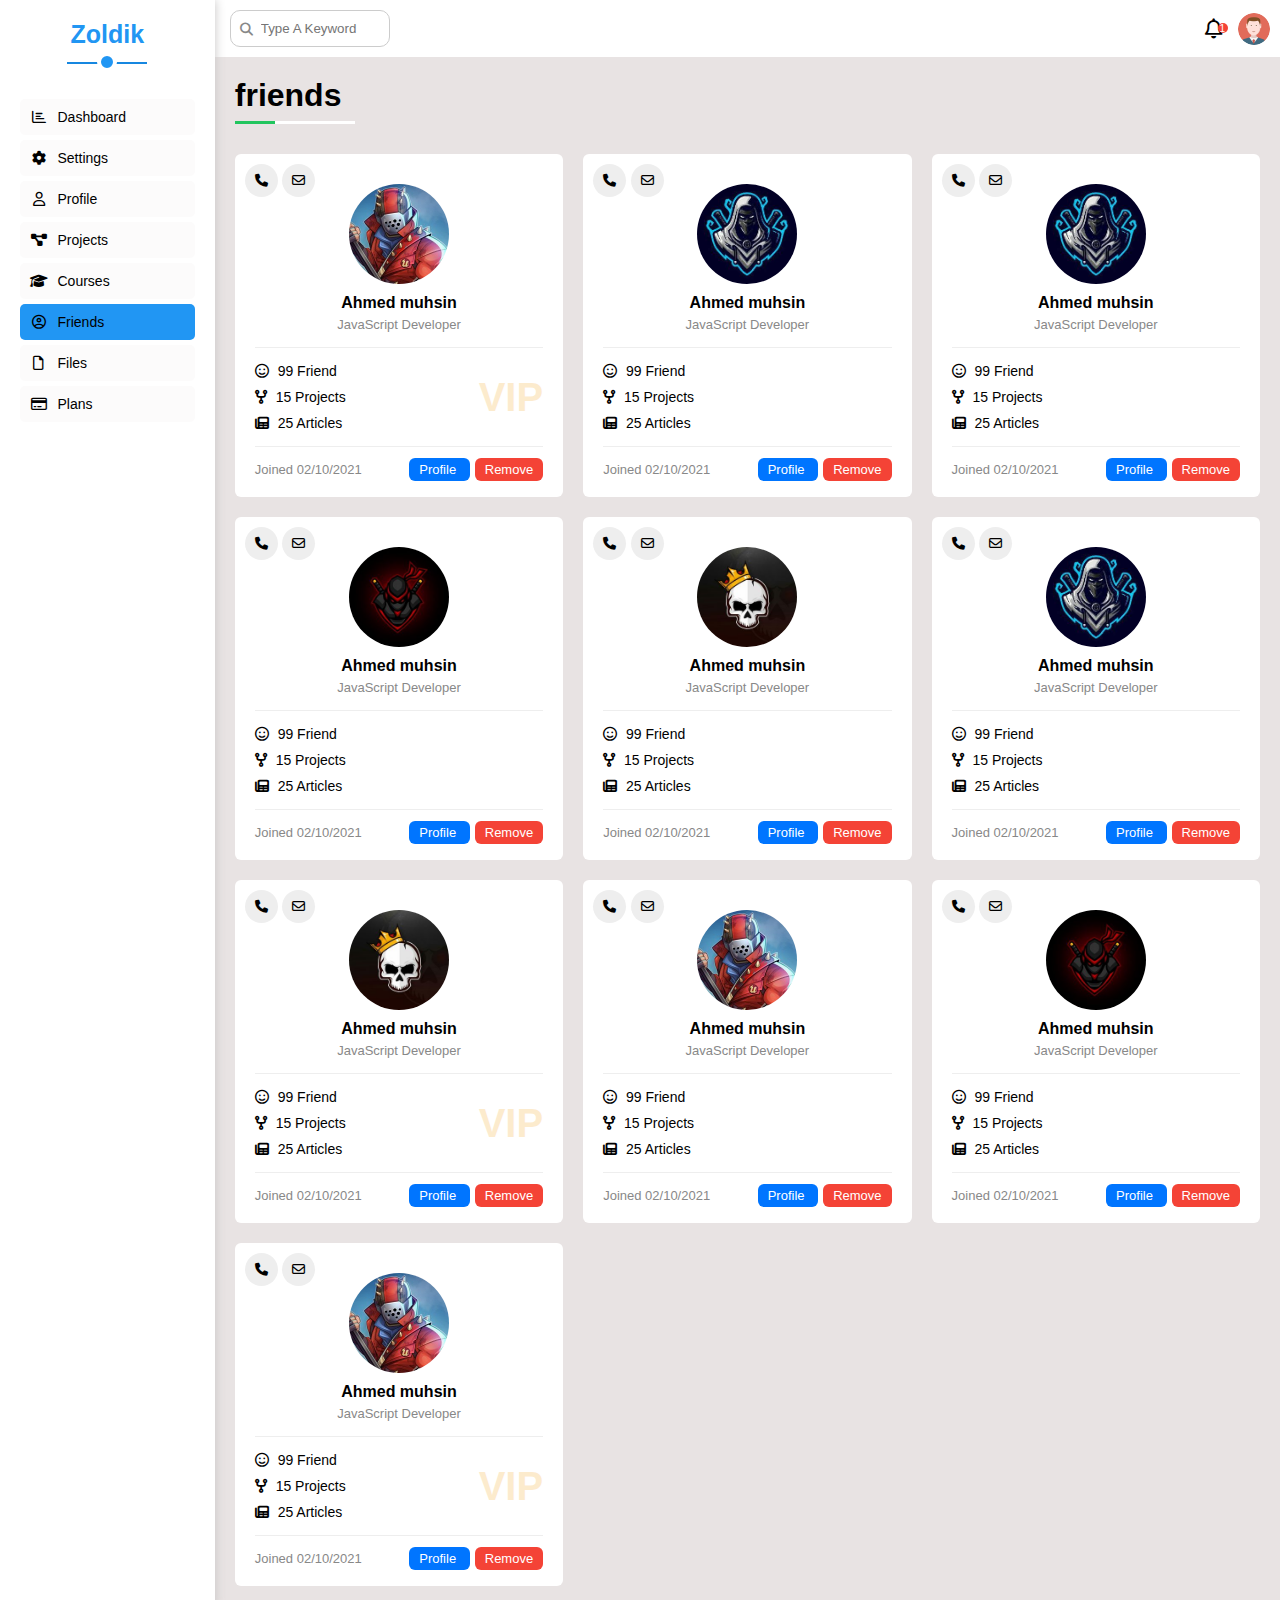
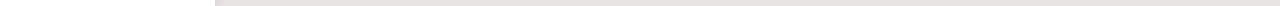
<file: friends.html>
</html>
<!DOCTYPE html>
<html lang="en">

<head>
  <meta charset="UTF-8" />
  <meta http-equiv="X-UA-Compatible" content="IE=edge" />
  <meta name="viewport" content="width=device-width, initial-scale=1.0" />
  <title>Friends</title>
  <link rel="stylesheet" href="css/all.min.css" />
  <link rel="stylesheet" href="css/framework.css" />
  <link rel="stylesheet" href="css/master.css" />
  <link rel="preconnect" href="https://fonts.googleapis.com" />
  <link rel="preconnect" href="https://fonts.gstatic.com" crossorigin />
  <link href="https://fonts.googleapis.com/css2?family=Open+Sans:wght@300;500&display=swap" rel="stylesheet" />
</head>

<body>
  <div class="page d-flex  ">

    <div class="sideber  bg-white p-20 p-relative">
      <h3 class="p-relative txt-c mt-0">Zoldik</h3>
      <ul>
        <li>
          <a class="d-flex align-center fs-14 c-black rad-6 p-10" href="index.html">
            <i class="fa-regular fa-chart-bar fa-fw"></i>
            <span>Dashboard</span>
          </a>
        </li>
        <li>
          <a class=" d-flex align-center fs-14 c-black rad-6 p-10" href="settings.html">
            <i class="fa-solid fa-gear fa-fw"></i>
            <span>Settings</span>
          </a>
        </li>
        <li>
          <a class=" d-flex align-center fs-14 c-black rad-6 p-10" href="profile.html">
            <i class="fa-regular fa-user fa-fw"></i>
            <span>Profile</span>
          </a>
        </li>
        <li>
          <a class=" d-flex align-center fs-14 c-black rad-6 p-10" href="projects.html">
            <i class="fa-solid fa-diagram-project fa-fw"></i>
            <span>Projects</span>
          </a>
        </li>
        <li>
          <a class=" d-flex align-center fs-14 c-black rad-6 p-10" href="courses.html">
            <i class="fa-solid fa-graduation-cap fa-fw"></i>
            <span>Courses</span>
          </a>
        </li>
        <li>
          <a class="active d-flex align-center fs-14 c-black rad-6 p-10" href="friends.html">
            <i class="fa-regular fa-circle-user fa-fw"></i>
            <span>Friends</span>
          </a>
        </li>
        <li>
          <a class="d-flex align-center fs-14 c-black rad-6 p-10" href="files.html">
            <i class="fa-regular fa-file fa-fw"></i>
            <span>Files</span>
          </a>
        </li>
        <li>
          <a class="d-flex align-center fs-14 c-black rad-6 p-10" href="plans.html">
            <i class="fa-regular fa-credit-card fa-fw"></i>
            <span>Plans</span>
          </a>
        </li>
      </ul>
    </div>

    <div class="contnet w-full  ">
      <div class="head bg-white p-15 between-flex">
        <div class="search p-relative ">

          <input class="p-10 " type="search" placeholder="Type A Keyword ">
          <buton></buton>

        </div>
        <div class="icons d-flex align-items ">
          <span class="notification p-relative">
            <i class="fa-regular fa-bell fa-lg"></i>
          </span>
          <img src="/imgs/avatar.png" alt="">
        </div>
      </div>

      <h1 class="p-relative">friends</h1>
      <!-- friends page -->
      <div class="friends-page d-grid m-20 gap-20">
        <div class="friend bg-white red-6 p-20 p-relative">
          <div class="contact">
            <i class="fa-solid fa-phone"></i>
            <i class="fa-regular fa-envelope"></i>
          </div>
          <div class="txt-c">
            <img class="rad-helf mt-10 mb-10 w-100 h-100" src="/imgs/friend-01.jpg" alt="">
            <h4 class="m-0">Ahmed muhsin</h4>
            <p class="c-grey fs-13 mt-5 mb-0">JavaScript Developer</p>
          </div>
          <div class="icons  fs-14 p-relative">
            <div class="mb-10">
              <i class="fa-regular fa-face-smile"></i>
              <span class=""> 99 Friend</span>
            </div>
            <div class="mb-10">
              <i class="fa-solid fa-code-fork"></i>
              <span class=""> 15 Projects</span>
            </div>
            <div class="">
              <i class="fa-solid fa-newspaper"></i>
              <span class=""> 25 Articles </span>
            </div>
            <span class="vip fw-bold c-orang">VIP</span>
          </div>
          <div class="info between-flex fs-13">
            <span class="c-grey">Joined 02/10/2021</span>
            <div>
              <a class="bg-blue c-white btn-shape " href="profile.html">
                Profile
              </a>
              <a class="bg-red c-white btn-shape ml-5" href="#">
                Remove
              </a>
            </div>
          </div>
        </div>
        <div class="friend bg-white red-6 p-20 p-relative">
          <div class="contact">
            <i class="fa-solid fa-phone"></i>
            <i class="fa-regular fa-envelope"></i>
          </div>
          <div class="txt-c">
            <img class="rad-helf mt-10 mb-10 w-100 h-100" src="/imgs/friend-02.jpg" alt="">
            <h4 class="m-0">Ahmed muhsin</h4>
            <p class="c-grey fs-13 mt-5 mb-0">JavaScript Developer</p>
          </div>
          <div class="icons  fs-14 p-relative">
            <div class="mb-10">
              <i class="fa-regular fa-face-smile"></i>
              <span class=""> 99 Friend</span>
            </div>
            <div class="mb-10">
              <i class="fa-solid fa-code-fork"></i>
              <span class=""> 15 Projects</span>
            </div>
            <div class="">
              <i class="fa-solid fa-newspaper"></i>
              <span class=""> 25 Articles </span>
            </div>
          </div>
          <div class="info between-flex fs-13">
            <span class="c-grey">Joined 02/10/2021</span>
            <div>
              <a class="bg-blue c-white btn-shape " href="profile.html">
                Profile
              </a>
              <a class="bg-red c-white btn-shape ml-5" href="#">
                Remove
              </a>
            </div>
          </div>
        </div>
        <div class="friend bg-white red-6 p-20 p-relative">
          <div class="contact">
            <i class="fa-solid fa-phone"></i>
            <i class="fa-regular fa-envelope"></i>
          </div>
          <div class="txt-c">
            <img class="rad-helf mt-10 mb-10 w-100 h-100" src="/imgs/friend-02.jpg" alt="">
            <h4 class="m-0">Ahmed muhsin</h4>
            <p class="c-grey fs-13 mt-5 mb-0">JavaScript Developer</p>
          </div>
          <div class="icons  fs-14 p-relative">
            <div class="mb-10">
              <i class="fa-regular fa-face-smile"></i>
              <span class=""> 99 Friend</span>
            </div>
            <div class="mb-10">
              <i class="fa-solid fa-code-fork"></i>
              <span class=""> 15 Projects</span>
            </div>
            <div class="">
              <i class="fa-solid fa-newspaper"></i>
              <span class=""> 25 Articles </span>
            </div>
          </div>
          <div class="info between-flex fs-13">
            <span class="c-grey">Joined 02/10/2021</span>
            <div>
              <a class="bg-blue c-white btn-shape " href="profile.html">
                Profile
              </a>
              <a class="bg-red c-white btn-shape ml-5" href="#">
                Remove
              </a>
            </div>
          </div>
        </div>
        <div class="friend bg-white red-6 p-20 p-relative">
          <div class="contact">
            <i class="fa-solid fa-phone"></i>
            <i class="fa-regular fa-envelope"></i>
          </div>
          <div class="txt-c">
            <img class="rad-helf mt-10 mb-10 w-100 h-100" src="/imgs/friend-04.jpg" alt="">
            <h4 class="m-0">Ahmed muhsin</h4>
            <p class="c-grey fs-13 mt-5 mb-0">JavaScript Developer</p>
          </div>
          <div class="icons  fs-14 p-relative">
            <div class="mb-10">
              <i class="fa-regular fa-face-smile"></i>
              <span class=""> 99 Friend</span>
            </div>
            <div class="mb-10">
              <i class="fa-solid fa-code-fork"></i>
              <span class=""> 15 Projects</span>
            </div>
            <div class="">
              <i class="fa-solid fa-newspaper"></i>
              <span class=""> 25 Articles </span>
            </div>
          </div>
          <div class="info between-flex fs-13">
            <span class="c-grey">Joined 02/10/2021</span>
            <div>
              <a class="bg-blue c-white btn-shape " href="profile.html">
                Profile
              </a>
              <a class="bg-red c-white btn-shape ml-5" href="#">
                Remove
              </a>
            </div>
          </div>
        </div>
        <div class="friend bg-white red-6 p-20 p-relative">
          <div class="contact">
            <i class="fa-solid fa-phone"></i>
            <i class="fa-regular fa-envelope"></i>
          </div>
          <div class="txt-c">
            <img class="rad-helf mt-10 mb-10 w-100 h-100" src="/imgs/friend-05.jpg" alt="">
            <h4 class="m-0">Ahmed muhsin</h4>
            <p class="c-grey fs-13 mt-5 mb-0">JavaScript Developer</p>
          </div>
          <div class="icons  fs-14 p-relative">
            <div class="mb-10">
              <i class="fa-regular fa-face-smile"></i>
              <span class=""> 99 Friend</span>
            </div>
            <div class="mb-10">
              <i class="fa-solid fa-code-fork"></i>
              <span class=""> 15 Projects</span>
            </div>
            <div class="">
              <i class="fa-solid fa-newspaper"></i>
              <span class=""> 25 Articles </span>
            </div>
          </div>
          <div class="info between-flex fs-13">
            <span class="c-grey">Joined 02/10/2021</span>
            <div>
              <a class="bg-blue c-white btn-shape " href="profile.html">
                Profile
              </a>
              <a class="bg-red c-white btn-shape ml-5" href="#">
                Remove
              </a>
            </div>
          </div>
        </div>
        <div class="friend bg-white red-6 p-20 p-relative">
          <div class="contact">
            <i class="fa-solid fa-phone"></i>
            <i class="fa-regular fa-envelope"></i>
          </div>
          <div class="txt-c">
            <img class="rad-helf mt-10 mb-10 w-100 h-100" src="/imgs/friend-02.jpg" alt="">
            <h4 class="m-0">Ahmed muhsin</h4>
            <p class="c-grey fs-13 mt-5 mb-0">JavaScript Developer</p>
          </div>
          <div class="icons  fs-14 p-relative">
            <div class="mb-10">
              <i class="fa-regular fa-face-smile"></i>
              <span class=""> 99 Friend</span>
            </div>
            <div class="mb-10">
              <i class="fa-solid fa-code-fork"></i>
              <span class=""> 15 Projects</span>
            </div>
            <div class="">
              <i class="fa-solid fa-newspaper"></i>
              <span class=""> 25 Articles </span>
            </div>
          </div>
          <div class="info between-flex fs-13">
            <span class="c-grey">Joined 02/10/2021</span>
            <div>
              <a class="bg-blue c-white btn-shape " href="profile.html">
                Profile
              </a>
              <a class="bg-red c-white btn-shape ml-5" href="#">
                Remove
              </a>
            </div>
          </div>
        </div>
        <div class="friend bg-white red-6 p-20 p-relative">
          <div class="contact">
            <i class="fa-solid fa-phone"></i>
            <i class="fa-regular fa-envelope"></i>
          </div>
          <div class="txt-c">
            <img class="rad-helf mt-10 mb-10 w-100 h-100" src="/imgs/friend-05.jpg" alt="">
            <h4 class="m-0">Ahmed muhsin</h4>
            <p class="c-grey fs-13 mt-5 mb-0">JavaScript Developer</p>
          </div>
          <div class="icons  fs-14 p-relative">
            <div class="mb-10">
              <i class="fa-regular fa-face-smile"></i>
              <span class=""> 99 Friend</span>
            </div>
            <div class="mb-10">
              <i class="fa-solid fa-code-fork"></i>
              <span class=""> 15 Projects</span>
            </div>
            <div class="">
              <i class="fa-solid fa-newspaper"></i>
              <span class=""> 25 Articles </span>
            </div>
            <span class="vip fw-bold c-orang">VIP</span>
          </div>
          <div class="info between-flex fs-13">
            <span class="c-grey">Joined 02/10/2021</span>
            <div>
              <a class="bg-blue c-white btn-shape " href="profile.html">
                Profile
              </a>
              <a class="bg-red c-white btn-shape ml-5" href="#">
                Remove
              </a>
            </div>
          </div>
        </div>
        <div class="friend bg-white red-6 p-20 p-relative">
          <div class="contact">
            <i class="fa-solid fa-phone"></i>
            <i class="fa-regular fa-envelope"></i>
          </div>
          <div class="txt-c">
            <img class="rad-helf mt-10 mb-10 w-100 h-100" src="/imgs/friend-01.jpg" alt="">
            <h4 class="m-0">Ahmed muhsin</h4>
            <p class="c-grey fs-13 mt-5 mb-0">JavaScript Developer</p>
          </div>
          <div class="icons  fs-14 p-relative">
            <div class="mb-10">
              <i class="fa-regular fa-face-smile"></i>
              <span class=""> 99 Friend</span>
            </div>
            <div class="mb-10">
              <i class="fa-solid fa-code-fork"></i>
              <span class=""> 15 Projects</span>
            </div>
            <div class="">
              <i class="fa-solid fa-newspaper"></i>
              <span class=""> 25 Articles </span>
            </div>
          </div>
          <div class="info between-flex fs-13">
            <span class="c-grey">Joined 02/10/2021</span>
            <div>
              <a class="bg-blue c-white btn-shape " href="profile.html">
                Profile
              </a>
              <a class="bg-red c-white btn-shape ml-5" href="#">
                Remove
              </a>
            </div>
          </div>
        </div>
        <div class="friend bg-white red-6 p-20 p-relative">
          <div class="contact">
            <i class="fa-solid fa-phone"></i>
            <i class="fa-regular fa-envelope"></i>
          </div>
          <div class="txt-c">
            <img class="rad-helf mt-10 mb-10 w-100 h-100" src="/imgs/friend-04.jpg" alt="">
            <h4 class="m-0">Ahmed muhsin</h4>
            <p class="c-grey fs-13 mt-5 mb-0">JavaScript Developer</p>
          </div>
          <div class="icons  fs-14 p-relative">
            <div class="mb-10">
              <i class="fa-regular fa-face-smile"></i>
              <span class=""> 99 Friend</span>
            </div>
            <div class="mb-10">
              <i class="fa-solid fa-code-fork"></i>
              <span class=""> 15 Projects</span>
            </div>
            <div class="">
              <i class="fa-solid fa-newspaper"></i>
              <span class=""> 25 Articles </span>
            </div>
          </div>
          <div class="info between-flex fs-13">
            <span class="c-grey">Joined 02/10/2021</span>
            <div>
              <a class="bg-blue c-white btn-shape " href="profile.html">
                Profile
              </a>
              <a class="bg-red c-white btn-shape ml-5" href="#">
                Remove
              </a>
            </div>
          </div>
        </div>
        <div class="friend bg-white red-6 p-20 p-relative">
          <div class="contact">
            <i class="fa-solid fa-phone"></i>
            <i class="fa-regular fa-envelope"></i>
          </div>
          <div class="txt-c">
            <img class="rad-helf mt-10 mb-10 w-100 h-100" src="/imgs/friend-01.jpg" alt="">
            <h4 class="m-0">Ahmed muhsin</h4>
            <p class="c-grey fs-13 mt-5 mb-0">JavaScript Developer</p>
          </div>
          <div class="icons  fs-14 p-relative">
            <div class="mb-10">
              <i class="fa-regular fa-face-smile"></i>
              <span class=""> 99 Friend</span>
            </div>
            <div class="mb-10">
              <i class="fa-solid fa-code-fork"></i>
              <span class=""> 15 Projects</span>
            </div>
            <div class="">
              <i class="fa-solid fa-newspaper"></i>
              <span class=""> 25 Articles </span>
            </div>
            <span class="vip fw-bold c-orang">VIP</span>
          </div>
          <div class="info between-flex fs-13">
            <span class="c-grey">Joined 02/10/2021</span>
            <div>
              <a class="bg-blue c-white btn-shape " href="profile.html">
                Profile
              </a>
              <a class="bg-red c-white btn-shape ml-5" href="#">
                Remove
              </a>
            </div>
          </div>
        </div>
      </div>
    </div>
  </div>



</body>

</html>
</file>
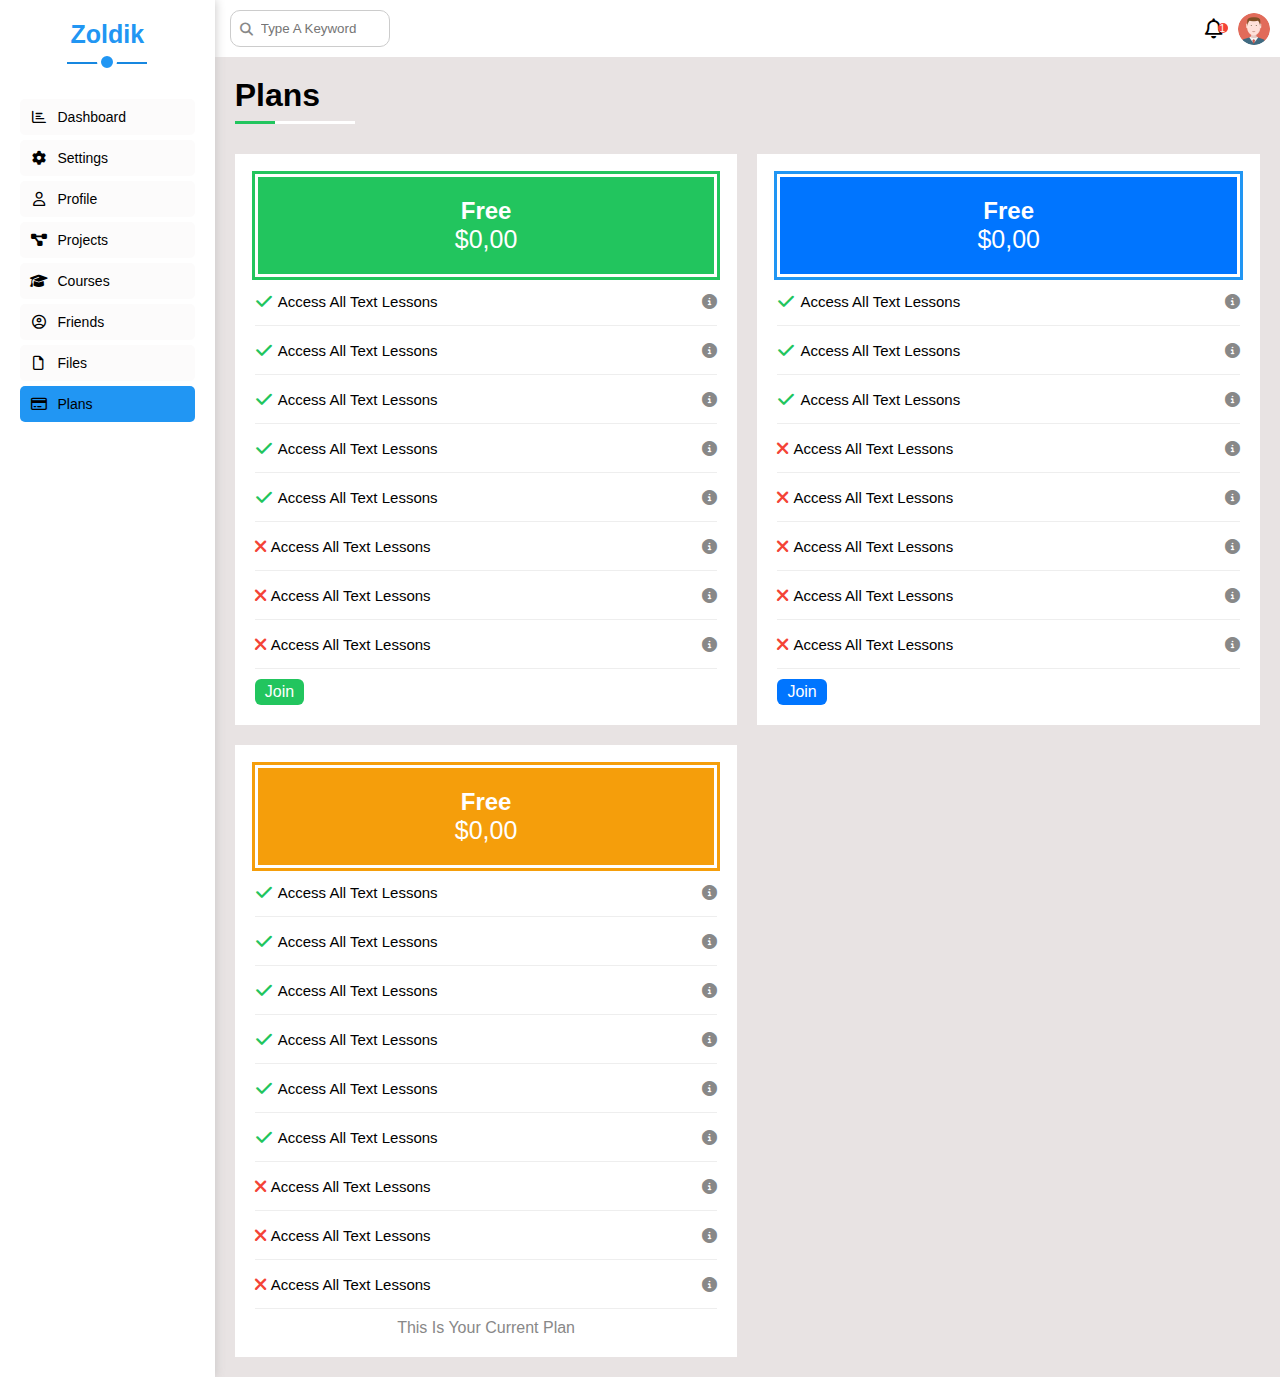
<file: plans.html>
</html>
<!DOCTYPE html>
<html lang="en">

<head>
  <meta charset="UTF-8" />
  <meta http-equiv="X-UA-Compatible" content="IE=edge" />
  <meta name="viewport" content="width=device-width, initial-scale=1.0" />
  <title>plans</title>
  <link rel="stylesheet" href="css/all.min.css" />
  <link rel="stylesheet" href="css/framework.css" />
  <link rel="stylesheet" href="css/master.css" />
  <link rel="preconnect" href="https://fonts.googleapis.com" />
  <link rel="preconnect" href="https://fonts.gstatic.com" crossorigin />
  <link href="https://fonts.googleapis.com/css2?family=Open+Sans:wght@300;500&display=swap" rel="stylesheet" />
</head>

<body>
  <div class="page d-flex  ">

    <div class="sideber  bg-white p-20 p-relative">
      <h3 class="p-relative txt-c mt-0">Zoldik</h3>
      <ul>
        <li>
          <a class="d-flex align-center fs-14 c-black rad-6 p-10" href="index.html">
            <i class="fa-regular fa-chart-bar fa-fw"></i>
            <span>Dashboard</span>
          </a>
        </li>
        <li>
          <a class=" d-flex align-center fs-14 c-black rad-6 p-10" href="settings.html">
            <i class="fa-solid fa-gear fa-fw"></i>
            <span>Settings</span>
          </a>
        </li>
        <li>
          <a class=" d-flex align-center fs-14 c-black rad-6 p-10" href="profile.html">
            <i class="fa-regular fa-user fa-fw"></i>
            <span>Profile</span>
          </a>
        </li>
        <li>
          <a class=" d-flex align-center fs-14 c-black rad-6 p-10" href="projects.html">
            <i class="fa-solid fa-diagram-project fa-fw"></i>
            <span>Projects</span>
          </a>
        </li>
        <li>
          <a class=" d-flex align-center fs-14 c-black rad-6 p-10" href="courses.html">
            <i class="fa-solid fa-graduation-cap fa-fw"></i>
            <span>Courses</span>
          </a>
        </li>
        <li>
          <a class=" d-flex align-center fs-14 c-black rad-6 p-10" href="friends.html">
            <i class="fa-regular fa-circle-user fa-fw"></i>
            <span>Friends</span>
          </a>
        </li>
        <li>
          <a class=" d-flex align-center fs-14 c-black rad-6 p-10" href="files.html">
            <i class="fa-regular fa-file fa-fw"></i>
            <span>Files</span>
          </a>
        </li>
        <li>
          <a class="active d-flex align-center fs-14 c-black rad-6 p-10" href="plans.html">
            <i class="fa-regular fa-credit-card fa-fw"></i>
            <span>Plans</span>
          </a>
        </li>
      </ul>
    </div>

    <div class="contnet w-full  ">
      <div class="head bg-white p-15 between-flex">
        <div class="search p-relative ">

          <input class="p-10 " type="search" placeholder="Type A Keyword ">
          <buton></buton>

        </div>
        <div class="icons d-flex align-items ">
          <span class="notification p-relative">
            <i class="fa-regular fa-bell fa-lg"></i>
          </span>
          <img src="/imgs/avatar.png" alt="">
        </div>
      </div>

      <h1 class="p-relative">Plans</h1>
      <!-- plans page -->
      <div class="plans-page d-grid m-20 gap-20">
        <div class="plan green bg-white p-20">
          <div class="top bg-green txt-c p-20 c-white">
            <h2 class="m-0 ">Free</h2>
            <div class="pric fs-25 "><span>$</span>0,00 </div>
          </div>
          <ul class="m-0 ">
            <li>
              <i class="fa-solid fa-check  yes"></i>
              <span>Access All Text Lessons </span>
              <i class="fa-solid fa-circle-info c-grey help"></i>
            </li>
          </ul>
          <ul class="m-0 ">
            <li>
              <i class="fa-solid fa-check  yes"></i>
              <span>Access All Text Lessons </span>
              <i class="fa-solid fa-circle-info c-grey help"></i>
            </li>
          </ul>
          <ul class="m-0 ">
            <li>
              <i class="fa-solid fa-check yes "></i>
              <span>Access All Text Lessons </span>
              <i class="fa-solid fa-circle-info c-grey help"></i>
            </li>
          </ul>
          <ul class="m-0 ">
            <li>
              <i class="fa-solid fa-check yes "></i>
              <span>Access All Text Lessons </span>
              <i class="fa-solid fa-circle-info c-grey help"></i>
            </li>
          </ul>
          <ul class="m-0 ">
            <li>
              <i class="fa-solid fa-check yes "></i>
              <span>Access All Text Lessons </span>
              <i class="fa-solid fa-circle-info c-grey help"></i>
            </li>
          </ul>
          <ul class="m-0 ">
            <li>
              <i class="fa-solid fa-xmark"></i>
              <span>Access All Text Lessons </span>
              <i class="fa-solid fa-circle-info c-grey help"></i>
            </li>
          </ul>
          <ul class="m-0 ">
            <li>
              <i class="fa-solid fa-xmark"></i>
              <span>Access All Text Lessons </span>
              <i class="fa-solid fa-circle-info c-grey help"></i>
            </li>
          </ul>
          <ul class="m-0 ">
            <li>
              <i class="fa-solid fa-xmark"></i>
              <span>Access All Text Lessons </span>
              <i class="fa-solid fa-circle-info c-grey help"></i>
            </li>
          </ul>
          <a href="" class="btn-shape bg-green c-white d-block w-fit mt-10">Join</a>
        </div>
        <div class="plan blue bg-white p-20">
          <div class="top bg-blue txt-c p-20 c-white">
            <h2 class="m-0 ">Free</h2>
            <div class="pric fs-25 "><span>$</span>0,00 </div>
          </div>
          <ul class="m-0 ">
            <li>
              <i class="fa-solid fa-check  yes"></i>
              <span>Access All Text Lessons </span>
              <i class="fa-solid fa-circle-info c-grey help"></i>
            </li>
          </ul>
          <ul class="m-0 ">
            <li>
              <i class="fa-solid fa-check  yes"></i>
              <span>Access All Text Lessons </span>
              <i class="fa-solid fa-circle-info c-grey help"></i>
            </li>
          </ul>
          <ul class="m-0 ">
            <li>
              <i class="fa-solid fa-check yes "></i>
              <span>Access All Text Lessons </span>
              <i class="fa-solid fa-circle-info c-grey help"></i>
            </li>
          </ul>
          <ul class="m-0 ">
            <li>
              <i class="fa-solid fa-xmark"></i>
              <span>Access All Text Lessons </span>
              <i class="fa-solid fa-circle-info c-grey help"></i>
            </li>
          </ul>
          <ul class="m-0 ">
            <li>
              <i class="fa-solid fa-xmark"></i>
              <span>Access All Text Lessons </span>
              <i class="fa-solid fa-circle-info c-grey help"></i>
            </li>
          </ul>
          <ul class="m-0 ">
            <li>
              <i class="fa-solid fa-xmark"></i>
              <span>Access All Text Lessons </span>
              <i class="fa-solid fa-circle-info c-grey help"></i>
            </li>
          </ul>
          <ul class="m-0 ">
            <li>
              <i class="fa-solid fa-xmark"></i>
              <span>Access All Text Lessons </span>
              <i class="fa-solid fa-circle-info c-grey help"></i>
            </li>
          </ul>
          <ul class="m-0 ">
            <li>
              <i class="fa-solid fa-xmark"></i>
              <span>Access All Text Lessons </span>
              <i class="fa-solid fa-circle-info c-grey help"></i>
            </li>
          </ul>
          <a href="" class="btn-shape bg-blue c-white d-block w-fit mt-10">Join</a>
        </div>
        <div class="plan orang bg-white p-20">
          <div class="top bg-orang txt-c p-20 c-white">
            <h2 class="m-0 ">Free</h2>
            <div class="pric fs-25 "><span>$</span>0,00 </div>
          </div>
          <ul class="m-0 ">
            <li>
              <i class="fa-solid fa-check  yes"></i>
              <span>Access All Text Lessons </span>
              <i class="fa-solid fa-circle-info c-grey help"></i>
            </li>
          </ul>
          <ul class="m-0 ">
            <li>
              <i class="fa-solid fa-check  yes"></i>
              <span>Access All Text Lessons </span>
              <i class="fa-solid fa-circle-info c-grey help"></i>
            </li>
          </ul>
          <ul class="m-0 ">
            <li>
              <i class="fa-solid fa-check  yes"></i>
              <span>Access All Text Lessons </span>
              <i class="fa-solid fa-circle-info c-grey help"></i>
            </li>
          </ul>
          <ul class="m-0 ">
            <li>
              <i class="fa-solid fa-check  yes"></i>
              <span>Access All Text Lessons </span>
              <i class="fa-solid fa-circle-info c-grey help"></i>
            </li>
          </ul>
          <ul class="m-0 ">
            <li>
              <i class="fa-solid fa-check  yes"></i>
              <span>Access All Text Lessons </span>
              <i class="fa-solid fa-circle-info c-grey help"></i>
            </li>
          </ul>
          <ul class="m-0 ">
            <li>
              <i class="fa-solid fa-check yes "></i>
              <span>Access All Text Lessons </span>
              <i class="fa-solid fa-circle-info c-grey help"></i>
            </li>
          </ul>
          <ul class="m-0 ">
            <li>
              <i class="fa-solid fa-xmark"></i>
              <span>Access All Text Lessons </span>
              <i class="fa-solid fa-circle-info c-grey help"></i>
            </li>
          </ul>
          <ul class="m-0 ">
            <li>
              <i class="fa-solid fa-xmark"></i>
              <span>Access All Text Lessons </span>
              <i class="fa-solid fa-circle-info c-grey help"></i>
            </li>
          </ul>
          <ul class="m-0 ">
            <li>
              <i class="fa-solid fa-xmark"></i>
              <span>Access All Text Lessons </span>
              <i class="fa-solid fa-circle-info c-grey help"></i>
            </li>
          </ul>
          <p class="c-grey m-0 txt-c mt-10">This Is Your Current Plan</p>
        </div>
      </div>
    </div>
  </div>



</body>

</html>
</file>
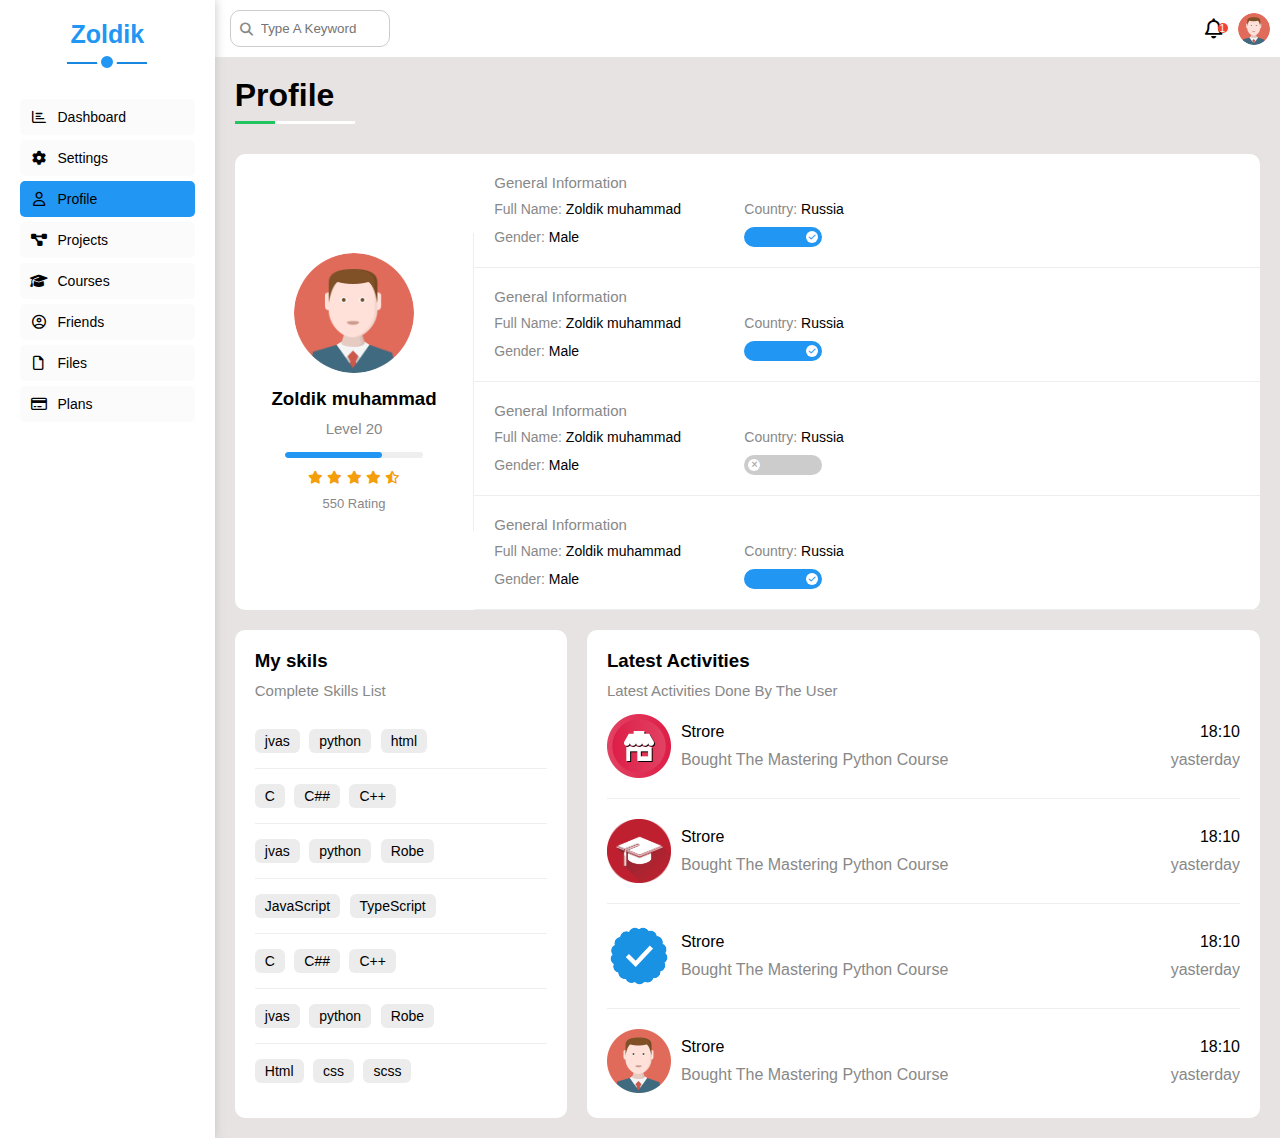
<file: profile.html>
</html>
<!DOCTYPE html>
<html lang="en">

<head>
  <meta charset="UTF-8" />
  <meta http-equiv="X-UA-Compatible" content="IE=edge" />
  <meta name="viewport" content="width=device-width, initial-scale=1.0" />
  <title>Profile</title>
  <link rel="stylesheet" href="css/all.min.css" />
  <link rel="stylesheet" href="css/framework.css" />
  <link rel="stylesheet" href="css/master.css" />
  <link rel="preconnect" href="https://fonts.googleapis.com" />
  <link rel="preconnect" href="https://fonts.gstatic.com" crossorigin />
  <link href="https://fonts.googleapis.com/css2?family=Open+Sans:wght@300;500&display=swap" rel="stylesheet" />
</head>

<body>
  <div class="page d-flex  ">

    <div class="sideber  bg-white p-20 p-relative">
      <h3 class="p-relative txt-c mt-0">Zoldik</h3>
      <ul>
        <li>
          <a class="d-flex align-center fs-14 c-black rad-6 p-10" href="index.html">
            <i class="fa-regular fa-chart-bar fa-fw"></i>
            <span>Dashboard</span>
          </a>
        </li>
        <li>
          <a class=" d-flex align-center fs-14 c-black rad-6 p-10" href="settings.html">
            <i class="fa-solid fa-gear fa-fw"></i>
            <span>Settings</span>
          </a>
        </li>
        <li>
          <a class="active d-flex align-center fs-14 c-black rad-6 p-10" href="profile.html">
            <i class="fa-regular fa-user fa-fw"></i>
            <span>Profile</span>
          </a>
        </li>
        <li>
          <a class="d-flex align-center fs-14 c-black rad-6 p-10" href="projects.html">
            <i class="fa-solid fa-diagram-project fa-fw"></i>
            <span>Projects</span>
          </a>
        </li>
        <li>
          <a class="d-flex align-center fs-14 c-black rad-6 p-10" href="courses.html">
            <i class="fa-solid fa-graduation-cap fa-fw"></i>
            <span>Courses</span>
          </a>
        </li>
        <li>
          <a class="d-flex align-center fs-14 c-black rad-6 p-10" href="friends.html">
            <i class="fa-regular fa-circle-user fa-fw"></i>
            <span>Friends</span>
          </a>
        </li>
        <li>
          <a class="d-flex align-center fs-14 c-black rad-6 p-10" href="files.html">
            <i class="fa-regular fa-file fa-fw"></i>
            <span>Files</span>
          </a>
        </li>
        <li>
          <a class="d-flex align-center fs-14 c-black rad-6 p-10" href="plans.html">
            <i class="fa-regular fa-credit-card fa-fw"></i>
            <span>Plans</span>
          </a>
        </li>
      </ul>
    </div>

    <div class="contnet w-full  ">
      <div class="head bg-white p-15 between-flex">
        <div class="search p-relative ">

          <input class="p-10 " type="search" placeholder="Type A Keyword ">
          <buton></buton>

        </div>
        <div class="icons d-flex align-items ">
          <span class="notification p-relative">
            <i class="fa-regular fa-bell fa-lg"></i>
          </span>
          <img src="/imgs/avatar.png" alt="">
        </div>
      </div>

      <h1 class="p-relative">Profile</h1>
      <!-- profile page -->
      <div class="profile-page m-20">

        <div class="overviwe bg-white red-10 d-flex align-center ">

          <div class="avatar-box txt-c p-20">
            <img src="/imgs/avatar.png " class="mb-15 rad-helf " alt="">
            <h3 class="m-0">Zoldik muhammad</h3>
            <p class="c-grey mt-10 fs-15">Level 20</p>
            <div class="level red-6 bg-eee p-relative">
              <span style="width: 70%; "></span>
            </div>
            <div class="rading mt-10 mb-10">
              <i class="fa-solid fa-star c-orang fs-13"></i>
              <i class="fa-solid fa-star c-orang fs-13"></i>
              <i class="fa-solid fa-star c-orang fs-13"></i>
              <i class="fa-solid fa-star c-orang fs-13"></i>
              <i class="fa-regular fa-star-half-stroke c-orang fs-13"></i>
            </div>
            <p class=" c-grey fs-13 m-0">550 Rating </p>
          </div>
          <div class="info-box  w-full txt-c-mobile">

            <div class="box p-20 d-flex align-center ">
              <h4 class="c-grey fs-15 m-0 w-full">General Information</h4>
              <div class="fs-14">
                <span class="c-grey">Full Name:</span>
                <span>Zoldik muhammad</span>
              </div>
              <div class="fs-14">
                <span class="c-grey">Country: </span>
                <span> Russia</span>
              </div>
              <div class="fs-14">
                <span class="c-grey">Gender:</span>
                <span>Male</span>
              </div>
              <div class="fs-14">
                <label>
                  <input class="toggle-checkbox" type="checkbox" checked />
                  <div class="toggle-switch"></div>
                </label>
              </div>
            </div>
            <div class="box p-20 d-flex align-center ">
              <h4 class="c-grey fs-15 m-0 w-full">General Information</h4>
              <div class="fs-14">
                <span class="c-grey">Full Name:</span>
                <span>Zoldik muhammad</span>
              </div>
              <div class="fs-14">
                <span class="c-grey">Country:</span>
                <span> Russia</span>
              </div>
              <div class="fs-14">
                <span class="c-grey">Gender:</span>
                <span>Male</span>
              </div>
              <div class="fs-14">
                <label>
                  <input class="toggle-checkbox" type="checkbox" checked />
                  <div class="toggle-switch"></div>
                </label>
              </div>
            </div>
            <div class="box p-20 d-flex align-center ">
              <h4 class="c-grey fs-15 m-0 w-full">General Information</h4>
              <div class="fs-14">
                <span class="c-grey">Full Name:</span>
                <span>Zoldik muhammad</span>
              </div>
              <div class="fs-14">
                <span class="c-grey">Country:</span>
                <span> Russia</span>
              </div>
              <div class="fs-14">
                <span class="c-grey">Gender:</span>
                <span>Male</span>
              </div>
              <div class="fs-14">
                <label>
                  <input class="toggle-checkbox" type="checkbox" />
                  <div class="toggle-switch"></div>
                </label>
              </div>
            </div>
            <div class="box p-20 d-flex align-center ">
              <h4 class="c-grey fs-15 m-0 w-full">General Information</h4>
              <div class="fs-14">
                <span class="c-grey">Full Name:</span>
                <span>Zoldik muhammad</span>
              </div>
              <div class="fs-14">
                <span class="c-grey">Country:</span>
                <span> Russia</span>
              </div>
              <div class="fs-14">
                <span class="c-grey">Gender:</span>
                <span>Male</span>
              </div>
              <div class="fs-14">
                <label>
                  <input class="toggle-checkbox" type="checkbox" checked />
                  <div class="toggle-switch"></div>
                </label>
              </div>
            </div>
          </div>
        </div>

        <div class="other-date d-flex gap-20">

          <div class="skills-cord p-20 bg-white red-10 mt-20">
            <h3 class="m-0 mb-10">My skils</h3>
            <p class="c-grey mt-10 fs-15">Complete Skills List</p>
            <ul class="m-0 txt-c-mobile">
              <li>
                <span>jvas</span>
                <span>python</span>
                <span>html</span>
              </li>
              <li>
                <span>C</span>
                <span>C##</span>
                <span>C++</span>
              </li>
              <li>
                <span>jvas</span>
                <span>python</span>
                <span>Robe</span>
              </li>
              <li>
                <span>JavaScript</span>
                <span>TypeScript</span>
              </li>
              <li>
                <span>C</span>
                <span>C##</span>
                <span>C++</span>
              </li>
              <li>
                <span>jvas</span>
                <span>python</span>
                <span>Robe</span>
              </li>
              <li>
                <span>Html</span>
                <span>css</span>
                <span>scss</span>
              </li>
            </ul>
          </div>

          <div class="Activities p-20 bg-white red-10 mt-20">
            <h3 class="m-0 mb-10">Latest Activities</h3>
            <p class="c-grey mt-10 fs-15">Latest Activities Done By The User</p>
            <div class="activity d-flex align-center txt-c-mobile">
              <img src="imgs/activity-01.png" alt="">
              <div class="info">
                <span class="text-title d-block mb-10">strore</span>
                <span class="c-grey">Bought The Mastering Python Course</span>
              </div>
              <div class="date">
                <span class="d-block mb-10">18:10</span>
                <span class="c-grey">yasterday</span>
              </div>
            </div>
            <div class="activity d-flex align-center txt-c-mobile">
              <img src="imgs/activity-02.png" alt="">
              <div class="info">
                <span class=" text-title d-block mb-10">strore</span>
                <span class="c-grey">Bought The Mastering Python Course</span>
              </div>
              <div class="date">
                <span class="d-block mb-10">18:10</span>
                <span class="c-grey">yasterday</span>
              </div>
            </div>
            <div class="activity d-flex align-center txt-c-mobile">
              <img src="imgs/activity-03.png" alt="">
              <div class="info">
                <span class=" text-title d-block mb-10">strore</span>
                <span class="c-grey">Bought The Mastering Python Course</span>
              </div>
              <div class="date">
                <span class="d-block mb-10">18:10</span>
                <span class="c-grey">yasterday</span>
              </div>
            </div>
            <div class="activity d-flex align-center txt-c-mobile">
              <img src="imgs/avatar.png" alt="">
              <div class="info">
                <span class="text-title d-block mb-10">strore</span>
                <span class="c-grey">Bought The Mastering Python Course</span>
              </div>
              <div class="date">
                <span class="d-block mb-10">18:10</span>
                <span class="c-grey">yasterday</span>
              </div>
            </div>
          </div>

        </div>
      </div>


    </div>
  </div>



</body>

</html>
</file>
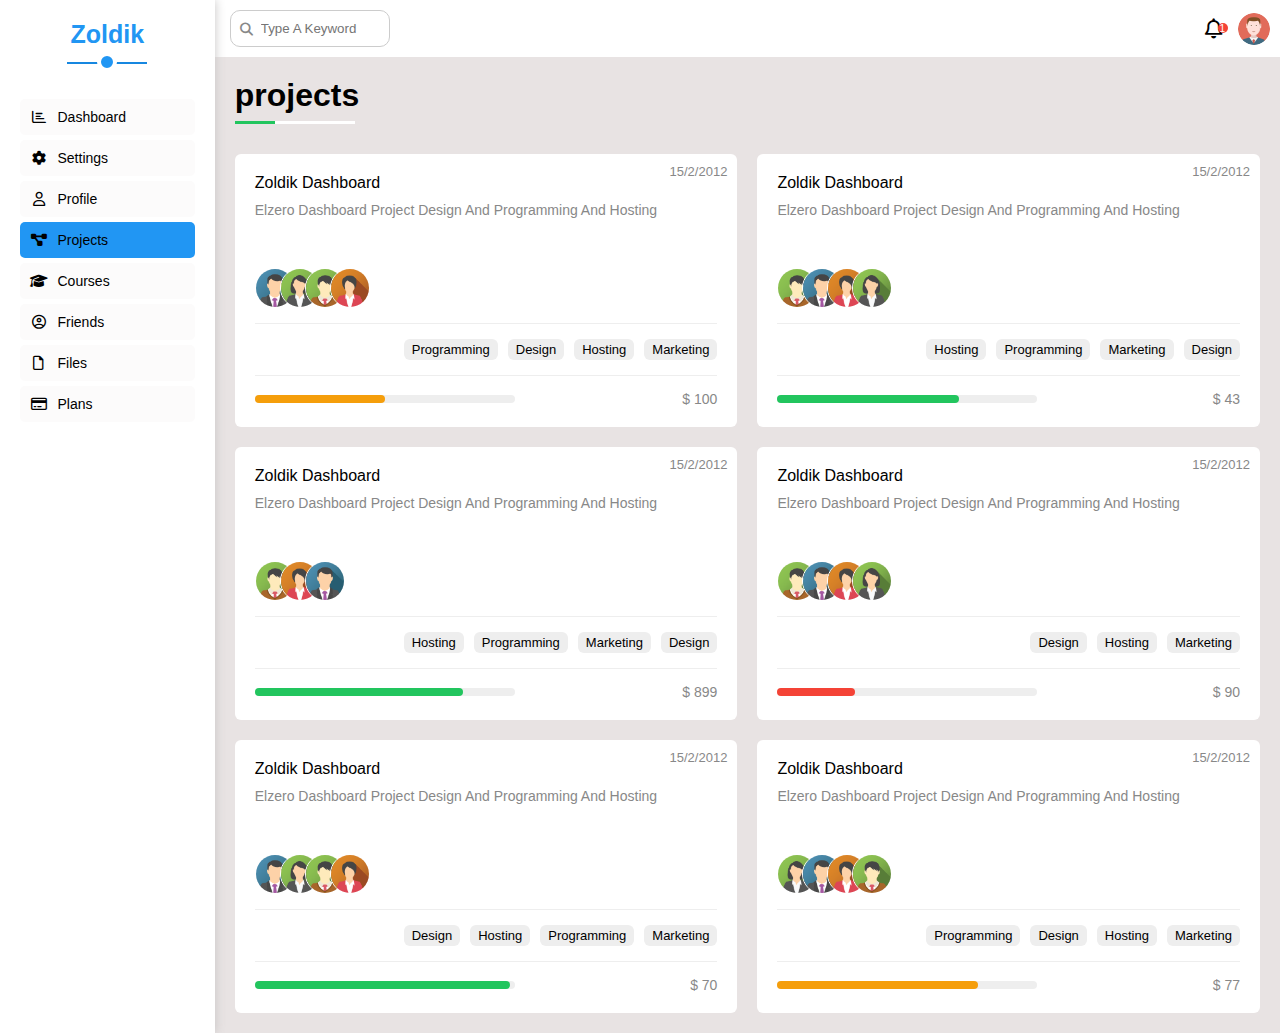
<file: projects.html>
</html>
<!DOCTYPE html>
<html lang="en">

<head>
  <meta charset="UTF-8" />
  <meta http-equiv="X-UA-Compatible" content="IE=edge" />
  <meta name="viewport" content="width=device-width, initial-scale=1.0" />
  <title>Profile</title>
  <link rel="stylesheet" href="css/all.min.css" />
  <link rel="stylesheet" href="css/framework.css" />
  <link rel="stylesheet" href="css/master.css" />
  <link rel="preconnect" href="https://fonts.googleapis.com" />
  <link rel="preconnect" href="https://fonts.gstatic.com" crossorigin />
  <link href="https://fonts.googleapis.com/css2?family=Open+Sans:wght@300;500&display=swap" rel="stylesheet" />
</head>

<body>
  <div class="page d-flex  ">

    <div class="sideber  bg-white p-20 p-relative">
      <h3 class="p-relative txt-c mt-0">Zoldik</h3>
      <ul>
        <li>
          <a class="d-flex align-center fs-14 c-black rad-6 p-10" href="index.html">
            <i class="fa-regular fa-chart-bar fa-fw"></i>
            <span>Dashboard</span>
          </a>
        </li>
        <li>
          <a class=" d-flex align-center fs-14 c-black rad-6 p-10" href="settings.html">
            <i class="fa-solid fa-gear fa-fw"></i>
            <span>Settings</span>
          </a>
        </li>
        <li>
          <a class=" d-flex align-center fs-14 c-black rad-6 p-10" href="profile.html">
            <i class="fa-regular fa-user fa-fw"></i>
            <span>Profile</span>
          </a>
        </li>
        <li>
          <a class="active d-flex align-center fs-14 c-black rad-6 p-10" href="projects.html">
            <i class="fa-solid fa-diagram-project fa-fw"></i>
            <span>Projects</span>
          </a>
        </li>
        <li>
          <a class="d-flex align-center fs-14 c-black rad-6 p-10" href="courses.html">
            <i class="fa-solid fa-graduation-cap fa-fw"></i>
            <span>Courses</span>
          </a>
        </li>
        <li>
          <a class="d-flex align-center fs-14 c-black rad-6 p-10" href="friends.html">
            <i class="fa-regular fa-circle-user fa-fw"></i>
            <span>Friends</span>
          </a>
        </li>
        <li>
          <a class="d-flex align-center fs-14 c-black rad-6 p-10" href="files.html">
            <i class="fa-regular fa-file fa-fw"></i>
            <span>Files</span>
          </a>
        </li>
        <li>
          <a class="d-flex align-center fs-14 c-black rad-6 p-10" href="plans.html">
            <i class="fa-regular fa-credit-card fa-fw"></i>
            <span>Plans</span>
          </a>
        </li>
      </ul>
    </div>

    <div class="contnet w-full  ">
      <div class="head bg-white p-15 between-flex">
        <div class="search p-relative ">

          <input class="p-10 " type="search" placeholder="Type A Keyword ">
          <buton></buton>

        </div>
        <div class="icons d-flex align-items ">
          <span class="notification p-relative">
            <i class="fa-regular fa-bell fa-lg"></i>
          </span>
          <img src="/imgs/avatar.png" alt="">
        </div>
      </div>

      <h1 class="p-relative">projects</h1>
      <!-- profile page -->
      <div class="projects-page  d-grid m-20 gap-20 ">
        <div class="project bg-white p-20 red-6 p-relative">
          <span class="data fs-13 c-grey">15/2/2012</span>
          <h4 class="m-0 fw-normal">Zoldik Dashboard</h4>
          <p class="c-grey mt-10 mb-10 fs-14 ">Elzero Dashboard Project Design And Programming And Hosting
          </p>
          <div class="team">
            <a href="#"><img src="imgs/team-01.png" alt="" /></a>
            <a href="#"><img src="imgs/team-02.png" alt="" /></a>
            <a href="#"><img src="imgs/team-03.png" alt="" /></a>
            <a href="#"><img src="imgs/team-04.png" alt="" /></a>
          </div>
          <div class="do d-flex">
            <span class="fs-13 red-6 bg-eee">Programming</span>
            <span class="fs-13 red-6 bg-eee">Design</span>
            <span class="fs-13 red-6 bg-eee">Hosting</span>
            <span class="fs-13 red-6 bg-eee">Marketing</span>
          </div>
          <div class="info between-flex ">
            <div class="prog bg-eee">
              <span class="bg-orang" style="width: 50%;"></span>
            </div>
            <div class="fs-14 c-grey">$ 100</div>
          </div>
        </div>

        <div class="project bg-white p-20 red-6 p-relative">
          <span class="data fs-13 c-grey">15/2/2012</span>
          <h4 class="m-0 fw-normal">Zoldik Dashboard</h4>
          <p class="c-grey mt-10 mb-10 fs-14 ">Elzero Dashboard Project Design And Programming And Hosting
          </p>
          <div class="team">
            <a href="#"><img src="imgs/team-03.png" alt="" /></a>
            <a href="#"><img src="imgs/team-01.png" alt="" /></a>
            <a href="#"><img src="imgs/team-04.png" alt="" /></a>
            <a href="#"><img src="imgs/team-02.png" alt="" /></a>
          </div>
          <div class="do d-flex">
            <span class="fs-13 red-6 bg-eee">Hosting</span>
            <span class="fs-13 red-6 bg-eee">Programming</span>
            <span class="fs-13 red-6 bg-eee">Marketing</span>
            <span class="fs-13 red-6 bg-eee">Design</span>
          </div>
          <div class="info between-flex ">
            <div class="prog bg-eee">
              <span class="bg-green" style="width: 70%;"></span>
            </div>
            <div class="fs-14 c-grey">$ 43</div>
          </div>
        </div>

        <div class="project bg-white p-20 red-6 p-relative">
          <span class="data fs-13 c-grey">15/2/2012</span>
          <h4 class="m-0 fw-normal">Zoldik Dashboard</h4>
          <p class="c-grey mt-10 mb-10 fs-14 ">Elzero Dashboard Project Design And Programming And Hosting
          </p>
          <div class="team">
            <a href="#"><img src="imgs/team-03.png" alt="" /></a>
            <a href="#"><img src="imgs/team-04.png" alt="" /></a>
            <a href="#"><img src="imgs/team-01.png" alt="" /></a>
          </div>
          <div class="do d-flex">
            <span class="fs-13 red-6 bg-eee">Hosting</span>
            <span class="fs-13 red-6 bg-eee">Programming</span>
            <span class="fs-13 red-6 bg-eee">Marketing</span>
            <span class="fs-13 red-6 bg-eee">Design</span>
          </div>
          <div class="info between-flex ">
            <div class="prog bg-eee">
              <span class="bg-green" style="width: 80%;"></span>
            </div>
            <div class="fs-14 c-grey">$ 899</div>
          </div>
        </div>

        <div class="project bg-white p-20 red-6 p-relative">
          <span class="data fs-13 c-grey">15/2/2012</span>
          <h4 class="m-0 fw-normal">Zoldik Dashboard</h4>
          <p class="c-grey mt-10 mb-10 fs-14 ">Elzero Dashboard Project Design And Programming And Hosting
          </p>
          <div class="team">
            <a href="#"><img src="imgs/team-03.png" alt="" /></a>
            <a href="#"><img src="imgs/team-01.png" alt="" /></a>
            <a href="#"><img src="imgs/team-04.png" alt="" /></a>
            <a href="#"><img src="imgs/team-02.png" alt="" /></a>
          </div>
          <div class="do d-flex">
            <span class="fs-13 red-6 bg-eee">Design</span>
            <span class="fs-13 red-6 bg-eee">Hosting</span>
            <span class="fs-13 red-6 bg-eee">Marketing</span>
          </div>
          <div class="info between-flex ">
            <div class="prog bg-eee">
              <span class="bg-red" style="width: 30%;"></span>
            </div>
            <div class="fs-14 c-grey">$ 90</div>
          </div>
        </div>

        <div class="project bg-white p-20 red-6 p-relative">
          <span class="data fs-13 c-grey">15/2/2012</span>
          <h4 class="m-0 fw-normal">Zoldik Dashboard</h4>
          <p class="c-grey mt-10 mb-10 fs-14 ">Elzero Dashboard Project Design And Programming And Hosting
          </p>
          <div class="team">
            <a href="#"><img src="imgs/team-01.png" alt="" /></a>
            <a href="#"><img src="imgs/team-02.png" alt="" /></a>
            <a href="#"><img src="imgs/team-03.png" alt="" /></a>
            <a href="#"><img src="imgs/team-04.png" alt="" /></a>
          </div>
          <div class="do d-flex">
            <span class="fs-13 red-6 bg-eee">Design</span>
            <span class="fs-13 red-6 bg-eee">Hosting</span>
            <span class="fs-13 red-6 bg-eee">Programming</span>
            <span class="fs-13 red-6 bg-eee">Marketing</span>
          </div>
          <div class="info between-flex ">
            <div class="prog bg-eee">
              <span class="bg-green" style="width: 98%;"></span>
            </div>
            <div class="fs-14 c-grey">$ 70</div>
          </div>
        </div>

        <div class="project bg-white p-20 red-6 p-relative">
          <span class="data fs-13 c-grey">15/2/2012</span>
          <h4 class="m-0 fw-normal">Zoldik Dashboard</h4>
          <p class="c-grey mt-10 mb-10 fs-14 ">Elzero Dashboard Project Design And Programming And Hosting
          </p>
          <div class="team">
            <a href="#"><img src="imgs/team-02.png" alt="" /></a>
            <a href="#"><img src="imgs/team-01.png" alt="" /></a>
            <a href="#"><img src="imgs/team-04.png" alt="" /></a>
            <a href="#"><img src="imgs/team-03.png" alt="" /></a>
          </div>
          <div class="do d-flex">
            <span class="fs-13 red-6 bg-eee">Programming</span>
            <span class="fs-13 red-6 bg-eee">Design</span>
            <span class="fs-13 red-6 bg-eee">Hosting</span>
            <span class="fs-13 red-6 bg-eee">Marketing</span>
          </div>
          <div class="info between-flex ">
            <div class="prog bg-eee">
              <span class="bg-orang" style="width: 77%;"></span>
            </div>
            <div class="fs-14 c-grey">$ 77</div>
          </div>
        </div>
      </div>


    </div>
  </div>



</body>

</html>
</file>
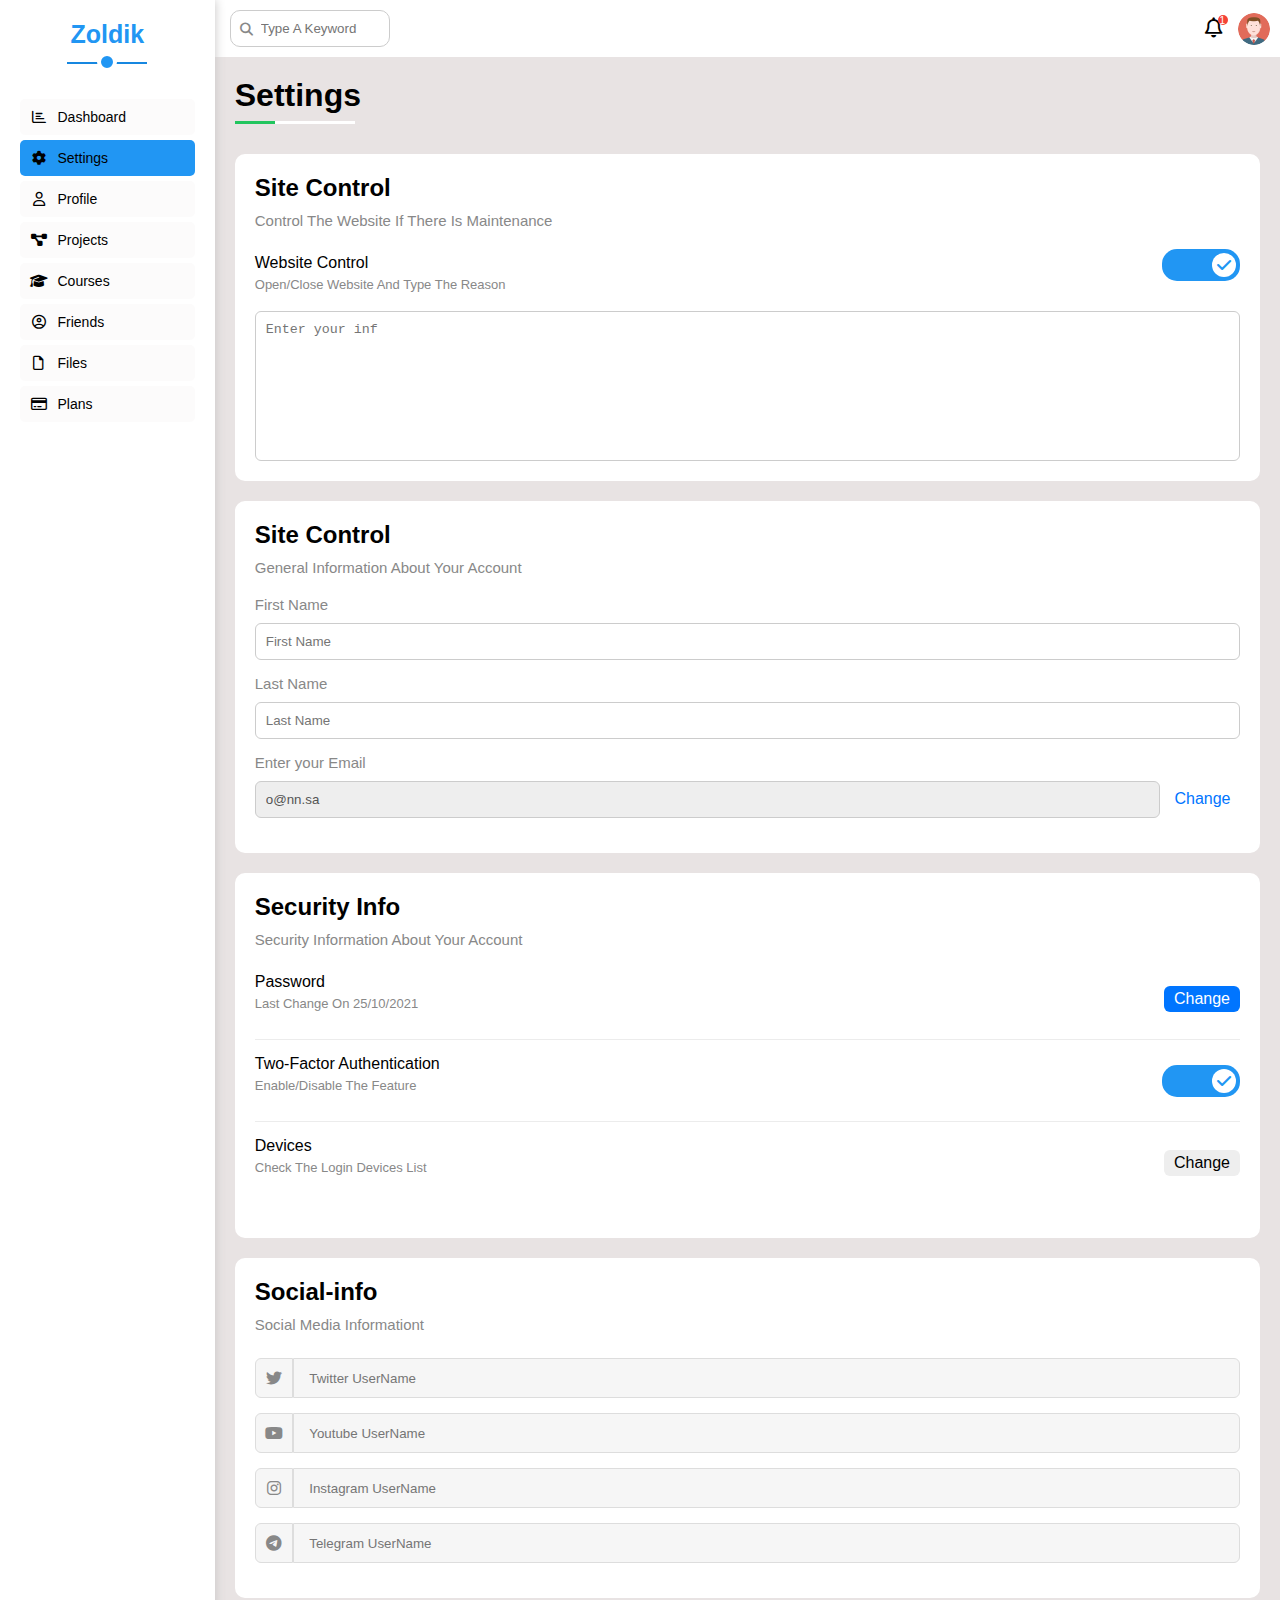
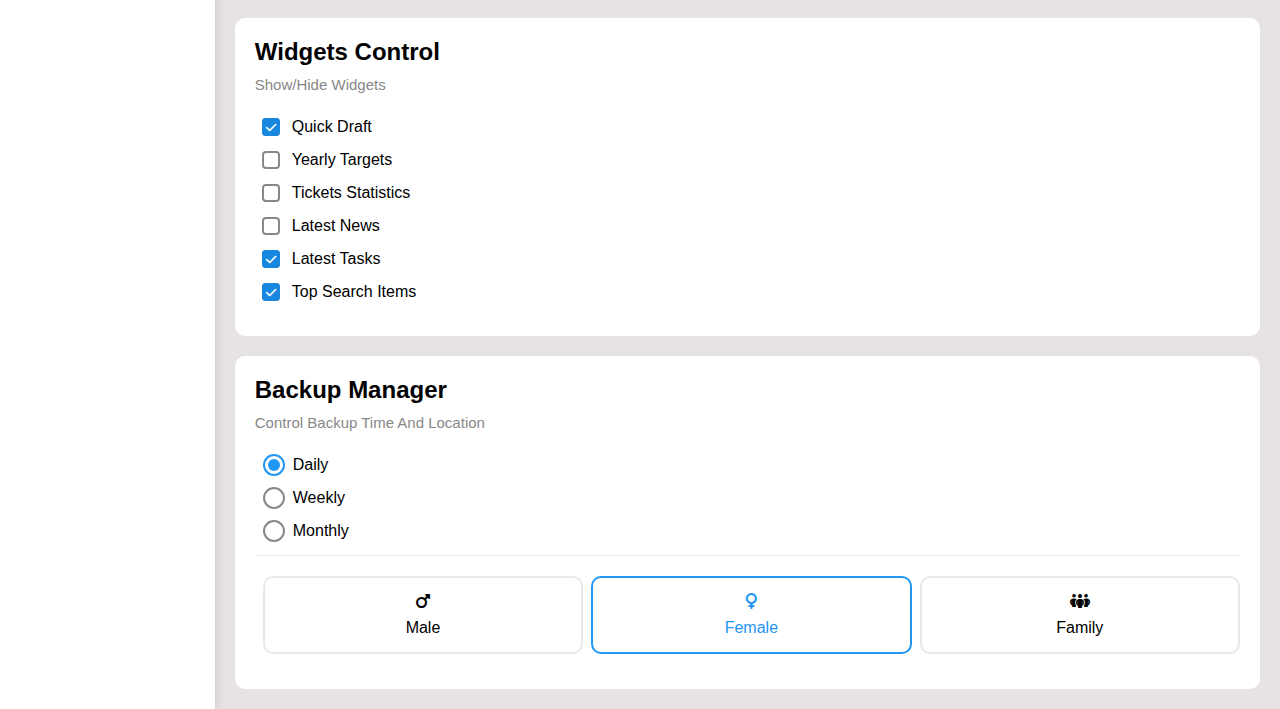
<file: settings.html>
<!DOCTYPE html>
<html lang="en">

<head>
  <meta charset="UTF-8" />
  <meta http-equiv="X-UA-Compatible" content="IE=edge" />
  <meta name="viewport" content="width=device-width, initial-scale=1.0" />
  <title>Settings</title>
  <link rel="stylesheet" href="css/all.min.css" />
  <link rel="stylesheet" href="css/framework.css" />
  <link rel="stylesheet" href="css/master.css" />
  <link rel="preconnect" href="https://fonts.googleapis.com" />
  <link rel="preconnect" href="https://fonts.gstatic.com" crossorigin />
  <link href="https://fonts.googleapis.com/css2?family=Open+Sans:wght@300;500&display=swap" rel="stylesheet" />
</head>

<body>
  <div class="page d-flex  ">

    <div class="sideber  bg-white p-20 p-relative">
      <h3 class="p-relative txt-c mt-0">Zoldik</h3>
      <ul>
        <li>
          <a class="d-flex align-center fs-14 c-black rad-6 p-10" href="index.html">
            <i class="fa-regular fa-chart-bar fa-fw"></i>
            <span>Dashboard</span>
          </a>
        </li>
        <li>
          <a class="active d-flex align-center fs-14 c-black rad-6 p-10" href="settings.html">
            <i class="fa-solid fa-gear fa-fw"></i>
            <span>Settings</span>
          </a>
        </li>
        <li>
          <a class="d-flex align-center fs-14 c-black rad-6 p-10" href="profile.html">
            <i class="fa-regular fa-user fa-fw"></i>
            <span>Profile</span>
          </a>
        </li>
        <li>
          <a class="d-flex align-center fs-14 c-black rad-6 p-10" href="projects.html">
            <i class="fa-solid fa-diagram-project fa-fw"></i>
            <span>Projects</span>
          </a>
        </li>
        <li>
          <a class="d-flex align-center fs-14 c-black rad-6 p-10" href="courses.html">
            <i class="fa-solid fa-graduation-cap fa-fw"></i>
            <span>Courses</span>
          </a>
        </li>
        <li>
          <a class="d-flex align-center fs-14 c-black rad-6 p-10" href="friends.html">
            <i class="fa-regular fa-circle-user fa-fw"></i>
            <span>Friends</span>
          </a>
        </li>
        <li>
          <a class="d-flex align-center fs-14 c-black rad-6 p-10" href="files.html">
            <i class="fa-regular fa-file fa-fw"></i>
            <span>Files</span>
          </a>
        </li>
        <li>
          <a class="d-flex align-center fs-14 c-black rad-6 p-10" href="plans.html">
            <i class="fa-regular fa-credit-card fa-fw"></i>
            <span>Plans</span>
          </a>
        </li>
      </ul>
    </div>

    <div class="contnet w-full  ">
      <div class="head bg-white p-15 between-flex">
        <div class="search p-relative ">

          <input class="p-10 " type="search" placeholder="Type A Keyword ">
          <buton></buton>

        </div>
        <div class="icons d-flex align-items ">
          <span class="notification p-relative">
            <i class="fa-regular fa-bell fa-lg"></i>
          </span>
          <img src="/imgs/avatar.png" alt="">
        </div>
      </div>






      <h1 class="p-relative">Settings</h1>
      <div class="Settings-page m-20 d-grid gap-20 ">


        <div class="p-20 bg-white red-10 ">
          <h2 class="mt-0 mb-10">Site Control</h2>
          <p class="m-0 mb-20 c-grey fs-15">Control The Website If There Is Maintenance</p>
          <div class="mb-15 between-flex ">
            <div>
              <span>Website Control</span>
              <p class="c-grey mt-5 mb-0 fs-13">Open/Close Website And Type The Reason</p>
            </div>
            <div class="mb-15">
              <label>
                <input class="toggle-checkbox" type="checkbox" checked>
                <div class="toggle-switch"></div>
              </label>
            </div>
          </div>
          <textarea class="close-massage p-10 red-6 d-block w-full" placeholder="Enter your inf"></textarea>
        </div>


        <div class="p-20 bg-white red-10 ">
          <h2 class="mt-0 mb-10">Site Control</h2>
          <p class="m-0 mb-20 c-grey fs-15">General Information About Your Account</p>


          <div class="mb-15">
            <label class="fs-15 c-grey d-block mb-10" for="First">First Name</label>
            <input class="b-none border-ccc p-10 w-full red-6 d-block " id="First" type="text" placeholder="First Name">
          </div>

          <div class="mb-15">
            <label class="fs-15 c-grey d-block mb-10" for="Last">Last Name</label>
            <input class="b-none border-ccc p-10 w-full red-6 d-block " id="last" type="text" placeholder="Last Name">
          </div>

          <div class="mb-15">
            <label class=" fs-15 c-grey d-block mb-10" for="Last">Enter your Email</label>
            <input class=" email b-none bg- border-ccc p-10 w-full red-6  mr-10 bg-eee" id="email" type="email" disabled
              value="o@nn.sa">
            <a href="" class="c-blue">Change</a>
          </div>
        </div>


        <div class="p-20 bg-white red-10 ">
          <h2 class="mt-0 mb-10">Security Info </h2>
          <p class="m-0 mb-25  c-grey fs-15">Security Information About Your Account</p>

          <div class="sec-box mb-15 between-flex ">
            <div>
              <span class="">Password</span>
              <p class="c-grey mt-5 fs-13">Last Change On 25/10/2021</p>
            </div>
            <a href="" class="buttom btn-shape bg-blue  c-white">Change</a>
          </div>

          <div class="sec-box mb-15 between-flex ">
            <div>
              <span class="">Two-Factor Authentication </span>
              <p class="c-grey mt-5 fs-13">Enable/Disable The Feature</p>
            </div>

            <label>
              <input class="toggle-checkbox" type="checkbox" checked>
              <div class="toggle-switch"></div>
            </label>

          </div>

          <div class="sec-box mb-15 between-flex ">
            <div>
              <span class="">Devices </span>
              <p class="c-grey mt-5 fs-13">Check The Login Devices List</p>
            </div>
            <a href="" class="buttom btn-shape bg-eee  c-black">Change</a>
          </div>
        </div>

        <div class="social-boxes p-20 bg-white red-10 ">
          <h2 class="mt-0 mb-10">Social-info </h2>
          <p class="m-0 mb-25  c-grey fs-15">Social Media Informationt</p>
          <div class="d-flex align-center mb-15 ">
            <i class="fa-brands fa-twitter center-flex c-grey"></i>
            <input class="w-full" type="text" placeholder="Twitter UserName">
          </div>
          <div class="d-flex align-center mb-15 ">
            <i class="fa-brands fa-youtube center-flex c-grey"></i>
            <input class="w-full" type="text" placeholder="Youtube UserName">
          </div>
          <div class="d-flex align-center mb-15 ">
            <i class="fa-brands fa-instagram center-flex c-grey"></i>
            <input class="w-full" type="text" placeholder="Instagram UserName">
          </div>
          <div class="d-flex align-center mb-15 ">
            <i class="fa-brands fa-telegram center-flex c-grey"></i>
            <input class="w-full" type="text" placeholder="Telegram UserName">
          </div>
        </div>


        <div class="widgets-control p-20 bg-white red-10 ">
          <h2 class="mt-0 mb-10">Widgets Control </h2>
          <p class="m-0 mb-25  c-grey fs-15">Show/Hide Widgets</p>

          <div class="control  d-flex align-center mb-15">
            <input type="checkbox" id="one " checked />
            <label for="one">Quick Draft</label>
          </div>
          <div class="control  d-flex align-center mb-15">
            <input type="checkbox" id="Two" />
            <label for="Two">Yearly Targets</label>
          </div>
          <div class="control  d-flex align-center mb-15">
            <input type="checkbox" id="There" />
            <label for="There">Tickets Statistics</label>
          </div>
          <div class="control  d-flex align-center mb-15">
            <input type="checkbox" id="Four" />
            <label for="Four">Latest News</label>
          </div>
          <div class="control  d-flex align-center mb-15">
            <input type="checkbox" id="Five" checked />
            <label for="Five">Latest Tasks </label>
          </div>
          <div class="control  d-flex align-center mb-15">
            <input type="checkbox" id="Six" checked />
            <label for="Six">Top Search Items</label>
          </div>

        </div>

        <div class="backup-control p-20 bg-white red-10 ">
          <h2 class="mt-0 mb-10">Backup Manager </h2>
          <p class="m-0 mb-25  c-grey fs-15">Control Backup Time And Location</p>

          <div class="date d-flex align-center mb-15">
            <input type="radio" name="time" id="daily" checked />
            <label for="daily">Daily</label>
          </div>
          <div class="date d-flex align-center mb-15">
            <input type="radio" name="time" id="weekly" />
            <label for="weekly">Weekly</label>
          </div>
          <div class="date d-flex align-center mb-15">
            <input type="radio" name="time" id="monthly" />
            <label for="monthly">Monthly</label>
          </div>






          <div class="servers d-flex align-center txt-c">

            <input type="radio" name="servers" id="server-one" />
            <div class="server mb-15 red-10 w-full">
              <label class="d-block m-15" for="server-one">
                <i class="fa-solid fa-mars d-block mb-10"></i>
                Male
              </label>
            </div>

            <input type="radio" name="servers" id="server-two" checked />
            <div class="server mb-15 red-10 w-full">
              <label class="d-block m-15" for="server-two">
                <i class="fa-solid fa-venus d-block mb-10"></i>
                Female
              </label>
            </div>

            <input type="radio" name="servers" id="server-three" />
            <div class="server mb-15 red-10 w-full">
              <label class="d-block m-15" for="server-three">
                <i class="fa-solid fa-people-group d-block mb-10"></i>
                Family
              </label>
            </div>


          </div>
        </div>
      </div>
    </div>
  </div>
  </div>


</body>

</html>
</file>
<file: css/framework.css>
:root {
  --blue-color: #0075ff;
  --blue-alt-color: #0d69d5;
  --orange-color: #f59e0b;
  --green-color: #22c55e;
  --red-color: #f44336;
  --grey-color: #888;
}

/* Start Box */
/* start flex */
.d-flex {
  display: flex;
}

.d-grid {
  display: grid;

}

.f-wrap {
  flex-wrap: wrap;
}

.d-block {
  display: block;
}

.space-between {
  justify-content: space-between;
}

.gap-20 {
  gap: 20px;
}

@media(max-width:767px) {
  .block-mobile {
    display: block;
  }

  .high-mobile {
    display: none;
  }
}

/* end flex */

/* start padding + margin */

.m-0 {
  margin: 0;
}

.m-15 {
  margin: 15px;
}


.m-20 {
  margin: 20px;
}


.mt-0 {
  margin-top: 0px;
}

.mt-5 {
  margin-top: 5px;
}

.mt-10 {
  margin-top: 10px;
}

.mt-15 {
  margin-top: 15px;
}

.mt-20 {
  margin-top: 20px;

}

.mt-25 {
  margin-top: 25px;

}

.mr-10 {
  margin-right: 10px;
}

.mr-15 {
  margin-right: 15px;
}


.mb-0 {
  margin-bottom: 0;
}

.mb-5 {
  margin-bottom: 5px;
}

.mb-10 {
  margin-bottom: 10px;
}

.mb-15 {
  margin-bottom: 15px;
}

.mb-20 {
  margin-bottom: 20px;
}

.mb-25 {
  margin-bottom: 25px;
}

.ml-5 {
  margin-left: 5px;
}


.p-10 {
  padding: 10px;
}

.p-15 {
  padding: 10px;
}

.p-20 {
  padding: 20px;
}

.p-50 {
  padding: 50px;
}


.pt-15 {
  padding-top: 15px;
}

.pt-20 {
  padding-top: 20px;
}

.pl-15 {
  padding-left: 15px;
}



.pb-10 {
  padding-bottom: 10px;
}

.pb-15 {
  padding-bottom: 15px;
}



/* end padding */


/* start center */
.txt-c {
  text-align: center;
}

.align-items {
  align-items: center;
}

.align-center {
  align-items: center;
}

@media(max-width:767px) {
  .txt-c-mobile {
    text-align: center;
  }
}

/* end center */

/* start font */
.fs-13 {
  font-size: 13px;
}

.fs-14 {
  font-size: 14px;
}

.fs-15 {
  font-size: 15px;
}

.fs-25 {
  font-size: 25px;
}

.fw-bold {
  font-weight: bold;
}

.fw-normal {
  font-weight: normal;
}

/* end font */

/* start color */
.c-black {
  color: black;
}

.c-grey {
  color: var(--grey-color);
}

.c-white {
  color: white;
}

.c-red {
  color: var(--red-color);
}

.c-blue {
  color: var(--blue-color);
}

.c-green {
  color: var(--green-color);
}

.c-orang {
  color: var(--orange-color);
}




.bg-red {
  background-color: var(--red-color);
}

.bg-green {
  background-color: var(--green-color);
}

.bg-orang {
  background-color: var(--orange-color);
}

.bg-white {
  background-color: rgb(255, 255, 255);
}

.bg-eee {
  background-color: #eee;
}

.bg-blue {
  background-color: var(--blue-color);
}

.bg-grey {
  background-color: var(--grey-color);
}




/* end color */

/* start border */
.red-6 {
  border-radius: 6px;
}

.red-10 {
  border-radius: 10px
}

.rad-helf {
  border-radius: 50%;
}

.b-none {
  border: none;
}

.border-ccc {
  border: 1px solid #ccc;
}

/* end border */

/* start position */
.p-relative {
  position: relative;
}

.p-absolute {
  position: absolute;
}

/* end position */

/* start components */
.center-flex {
  display: flex;
  align-items: center;
  justify-content: center;
}

.between-flex {
  display: flex;
  align-items: center;
  justify-content: space-between;
}


.btn-shape {
  padding: 4px 10px;
  border-radius: 6px;
}

.w-full {
  width: 100%;
}

.w-fit {
  width: fit-content;
}

.h-full {
  height: 100%;
}

.w-100 {
  width: 100px;
}

.h-100 {
  height: 100px;
}

/* end components */
</file>
<file: css/master.css>
* {
  -webkit-box-sizing: border-box;
  -moz-box-sizing: border-box;
  box-sizing: border-box;

}

:root {
  --main-color: #2196f3;
  --main-color-alt: #1787e0;
  --orange-color: #f59e0b;
  --green-color: #22c55e;
  --red-color: #f44336;
  --grey-color: #888;
  --main-transition: 0.3s;
  --padding-top: 100px;
  --padding-bottom: 100px;
  --body-color: #ececec;
  --Font-Awesome: "Font Awesome 6 Free"

}

html {
  scroll-behavior: smooth;

}

*:focus {
  outline: none;
}

body {
  font-family: 'Work Sans', sans-serif;
  margin: 0;
  padding: 0;
}

::-webkit-scrollbar {
  width: 15px;
}

::-webkit-scrollbar-track {
  background-color: var(--body-color);
}

::-webkit-scrollbar-thumb {
  background-color: var(--main-color);
}

::-webkit-scrollbar-thumb:hover {
  background-color: var(--main-color-alt);
}

a {
  text-decoration: none;
}

ul {
  margin: 0;
  padding: 0;
  list-style: none;
}



/* Small */
@media (min-width: 768px) {
  .container {
    width: 750px;
  }
}

/* Medium */
@media (min-width: 992px) {
  .container {
    width: 970px;
  }
}

/* Large */
@media (min-width: 1200px) {
  .container {
    width: 1170px;
  }
}

.page .sideber {
  flex-direction: column;
}

.page {
  background-color: rgb(232, 227, 227);
  min-height: 100vh;

}

.sideber {
  width: 250px;
  box-shadow: 0 0 10px rgb(198, 196, 196);

}

.sideber>h3 {
  font-size: 25px;
  margin-bottom: 50px;
  color: var(--main-color);
}

.sideber>h3::before {
  content: "";
  background-color: var(--main-color-alt);
  width: 80px;
  height: 2px;
  position: absolute;
  bottom: -15px;
  transform: translateX(-50%);
  left: 50%;

}

.sideber>h3::after {
  content: "";
  position: absolute;
  background-color: var(--main-color);
  left: 50%;
  bottom: -23px;
  border: 4px solid white;
  width: 12px;
  height: 12px;
  border-radius: 50%;
  transform: translateX(-50%);
}

.sideber ul li a {
  transition: var(--main-transition);
  margin-bottom: 5px;
  border-radius: 5px;
  background-color: #f2eeee3d;
}

.sideber ul li a:hover,
.sideber ul li a.active {
  background-color: var(--main-color);
}

.sideber ul li a span {
  margin-left: 10px;
}

@media(max-width:767px) {
  .sideber {
    width: 58px;
    padding: 10px;
    text-align: center;
    justify-content: center;
  }

  .sideber>h3 {
    font-size: 13px;
    margin-bottom: 10px;

  }

  .sideber>h3::before,
  .sideber>h3::after {
    display: none;

  }

  .sideber ul li a span {
    display: none;
  }


}


.contnet {}

.head .search::before {
  font-family: var(--Font-Awesome);
  content: "\f002";
  font-weight: 900;
  position: absolute;
  left: 15px;
  top: 50%;
  transform: translateY(-50%);
  color: var(--grey-color);
  font-size: 13px;
}

.head .search:hover::before {
  color: black;
}

.head .search::after {
  content: "";
}

.head .search::after:focus {
  content: "Search";
  position: absolute;
  right: 15px;
  top: 50%;
  transform: translateY(-50%);
  color: black;
  font-size: 20px;

}

.head .search input {
  border: 1px solid #ccc;
  border-radius: 10px;
  margin-left: 5px;
  padding-left: 30px;
  width: 160px;
  transition: width 0.3s;
}

.head .search button {
  position: absolute;
  background-color: rgb(255, 255, 255);
  color: var(--grey-color);
  border: 1px solid #aaa;
  position: absolute;
  right: 1px;
  padding: 10px;
  border-radius: 10px;
}

.head .search input::before:hover {}

.head .search input:focus {
  width: 200px;

}

.head .search input:focus::placeholder {
  opacity: 0;
}

.head .icons .notification::before {
  content: "";
  position: absolute;
  background-color: var(--red-color);
  height: 10px;
  width: 10px;
  border-radius: 50%;
  right: -5px;
  top: -5px;
}

.head .icons .notification::after {
  content: "1";
  position: absolute;
  color: rgb(255, 255, 255);
  font-size: 10px;
  border-radius: 50%;
  right: -2px;
  top: -5px;
}

.head .icons img {
  width: 32px;
  height: 32px;
  margin-left: 15px;
  border-radius: 50%;
}





.page h1 {
  margin: 20px 20px 40px;
}

.page h1::before,
.page h1::after {
  content: "";
  height: 3px;
  position: absolute;
  bottom: -10px;
  left: 0;
}

.page h1::before {
  background-color: rgb(255, 255, 255);
  width: 120px;
}

.page h1::after {
  background-color: var(--green-color);
  width: 40px;
}

.page .warpper {
  grid-template-columns: repeat(auto-fill, minmax(450px, 1fr));
  margin-left: 20px;
  margin-right: 20px;
  margin-bottom: 20px;
}

@media(max-width:767px) {
  .page .warpper {
    grid-template-columns: minmax(200px, 1fr);
    margin-left: 10px;
    margin-right: 10px;
    gap: 10px;
  }
}

.page .welcome {
  overflow: hidden;
}

.welcome .intro img {
  width: 170px;
  margin-bottom: -10px;

}

.welcome>img {
  width: 50px;
  border-radius: 50%;
  border: 2px solid white;
  box-shadow: 0 0 5px #ddd;
  margin-left: 20px;
  margin-top: -32px;
}

.welcome .body {
  border-top: 1px solid var(--body-color);
  border-bottom: 1px solid var(--body-color);
}

.welcome .body>div {
  flex: 1;
}

.welcome .visit {
  margin: 0 15px 15px auto;
  transition: var(--main-transition);
}

.welcome .visit:hover {
  background-color: var(--main-color-alt);
}

@media(max-width:767px) {
  .welcome .intro {
    padding-bottom: 30px;
  }

  .welcome .active {
    margin-left: 0;
  }
}

.quick-draft textarea {
  resize: none;
  min-height: 180px;
}

.quick-draft .save {
  margin-left: auto;
  transition: var(--main-transition);
  cursor: pointer;
}

.quick-draft .save:hover {
  background-color: var(--main-color-alt);
}

.tragets .tragets-row .icon {
  width: 80px;
  height: 80px;
  margin-right: 15px;
}

.tragets .details {
  flex: 1;
}

.tragets .details .progress {

  height: 4px;
}

.tragets .details .progress>span {
  position: absolute;
  top: 0;
  left: 0;

  height: 100%;

}

.tragets .details .progress>span span {
  position: absolute;
  bottom: 16px;
  right: -16px;
  color: white;
  padding: 2px 5px;
  border-radius: 6px;
  font-size: 13px;


}

.tragets .details .progress>span span::after {
  content: "";
  border-color: transparent;
  border-width: 5px;
  border-style: solid;
  position: absolute;
  bottom: -10px;
  transform: translateX(-50%);
  left: 50%;

}



.tragets .details .progress>.blue span::after {
  border-top-color: var(--main-color);
}

.tragets .details .progress>.orang span::after {
  border-top-color: var(--orange-color);
}

.tragets .details .progress>.green span::after {
  border-top-color: var(--green-color)
}


.blue .progress,
.blue .icon {
  background-color: rgb(0 117 255 / 20%);
}

.orang .progress,
.orang .icon {
  background-color: rgb(245 158 11 / 20%);
}

.green .progress,
.green .icon {
  background-color: rgb(34 197 94/ 20%);
}


.tickets .box {
  width: calc(50% - 10px);
  border: 1px solid var(--body-color);
}

@media(max-width:767px) {
  .tickets .box {
    width: 100%;
  }
}

.latest-news .news-row:not(:last-of-type) {
  padding-bottom: 20px;
  margin-bottom: 20px;
  border-bottom: 1px solid #EEE;
}

.latest-news .news-row img {
  width: 100px;
  border-radius: 6px;
  margin-right: 15px;
}

.latest-news .info {
  flex-grow: 1;
}

.latest-news .info h3 {
  margin: 0 0 6px;
  font-size: 16px;
}

@media(max-width:767px) {
  .latest-news .news-row {
    display: block
  }

  .latest-news .label {
    margin: 10px auto;
    width: fit-content;
  }
}

.tasks .task-row:not(:last-of-type) {
  margin-bottom: 15px;
  padding-bottom: 15px;
  border-bottom: 1px solid var(--body-color);
}

.tasks .info {
  flex-grow: 1;
}

.tasks .done {
  opacity: 0.3;
}

.tasks .done h3,
.tasks .done p {
  text-decoration: line-through;
}

.tasks .delete {
  cursor: pointer;
  transform: var(--main-transition);
}

.tasks .delete:hover {
  color: var(--red-color);
}

.latest-upload ul li:not(:last-child) {
  border-bottom: 1px solid var(--body-color);
}

.latest-upload ul li img {
  width: 40px;
  height: 40px;
}

.Last-Project ul::before {
  content: "";
  position: absolute;
  left: 11px;
  width: 2px;
  height: 100%;
  background-color: var(--main-color);
}

.Last-Project ul li::before {
  content: "";
  width: 20px;
  height: 20px;
  display: block;
  background-color: white;
  border-radius: 50%;
  border: 2px solid white;
  outline: 2px solid var(--main-color-alt);
  margin-right: 15px;
  z-index: 1;
}

.Last-Project ul li.done::before {
  background-color: var(--main-color-alt);

}

.Last-Project ul li.current::before {
  animation: change-color 0.8s infinite alternate;
}

.Last-Project .lanch-icon {
  position: absolute;
  width: 160px;
  right: 0;
  bottom: 0;
  opacity: 0.1;
}


.reminders ul li .key {
  width: 15px;
  height: 15px;
}

.reminders ul li>.blue {
  border-left: 2px solid var(--main-color);
}

.reminders ul li>.green {
  border-left: 2px solid var(--green-color);
}

.reminders ul li>.red {
  border-left: 2px solid var(--red-color);
}

.reminders ul li>.orang {
  border-left: 2px solid var(--orange-color);
}


.Latest-Post .avatar {
  width: 50px;
  height: 50px;
}


.post-contet {
  text-transform: capitalize;
  line-height: 1.7;
  border-top: 1px solid #eee;
  border-bottom: 1px solid #eee;
  min-height: 140px;
}

.post-stats>div {
  cursor: pointer;
}



/*social-media*/







.social-media .box {
  padding-left: 70px;
}

.social-media .box i {
  position: absolute;
  left: 0;
  top: 0;
  width: 52px;
  transform: var(--main-transition);
}

.social-media .box i:hover {
  transform: rotate(5deg);
}


.social-media .twitter {
  background-color: rgb(29 161 242 /20%);
  color: #1da1f2;
}

.social-media .twitter a,
.social-media .twitter i {
  background-color: #1da1f2;
}

.social-media .youtube {
  background-color: rgb(255 0 0/20%);
  color: #ff0000;
}

.social-media .youtube a,
.social-media .youtube i {
  background-color: #ff0000;
}


.social-media .facebook {
  background-color: rgb(29 161 242 /20%);
  color: #1877f2;
}

.social-media .facebook a,
.social-media .facebook i {
  background-color: #1877f2;
}




.social-media .instagram {
  background-color: #833ab466;
  color: #833ab4;
}

.social-media .instagram a,
.social-media .instagram i {
  background-color: #833ab4;
}




.projects .responsive-table {
  overflow-x: auto;
}

.projects table {
  min-width: 1000px;
  border-spacing: 0;

}

.projects thead td {
  background-color: #eee;
  font-weight: bold;
}

.projects tbody td {
  border-bottom: 1px solid var(--body-color);
  border-left: 1px solid var(--body-color);
  transition: var(--main-transition);
}

.projects table tbody tr td:last-child {
  border-right: 1px solid #eee;
}

.projects table td {
  padding: 15px;
}

.projects tbody tr:hover td {
  background-color: #faf7f7;
}

.projects table img {
  width: 32px;
  height: 32px;
  border-radius: 50%;
}

.projects table img:not(:first-child) {
  margin-left: -20px;
}

.projects .label {
  font-size: 13px;
}



/*settings-page*/

.Settings-page {
  grid-template-columns: repeat(auto-fill, minmax (500px, 1fr));
}

@media(max-width:767px) {
  .Settings-page {
    grid-template-columns: minmax (500px, 1fr);
    margin-left: 10px;
    margin-right: 10px;
    gap: 20px;
  }
}


.Settings-page .close-massage {
  border: 1px solid #ccc;
  resize: none;
  min-height: 150px;
}

.Settings-page .email {
  display: inline-flex;
  width: calc(100% - 80px);
}

.Settings-page .sec-box {
  padding-bottom: 15px;
}

.Settings-page .sec-box:not(:last-of-type) {
  border-bottom: 1px solid var(--body-color);
}

.Settings-page .sec-box .buttom {
  transition: var(--main-transition);
}

.Settings-page .sec-box .buttom:hover {
  background-color: var(--main-color-alt);
}



.Settings-page .social-boxes i {
  width: 40px;
  height: 40px;
  background-color: #f6f6f6;
  border-radius: 6px 0 0 6px;
  border-right: none;
  border: 1px solid #ddd;
  transition: var(--main-transition);
}

.Settings-page .social-boxes input {
  height: 40px;
  background-color: #f6f6f6;
  border: 1px solid #ddd;
  padding-left: 15px;
  border-radius: 0 6px 6px 0;

}

.Settings-page .social-boxes>div:focus-within i {
  color: black;
}



.Settings-page .control input[type="checkbox"] {
  -webkit-appearance: none;
  appearance: none;
}

.Settings-page .control label {
  padding-left: 30px;
  cursor: pointer;
  position: relative;
}

.Settings-page .control label::before {
  content: "";
  position: absolute;
  left: 0;
  top: 50%;
  width: 14px;
  border-radius: 4px;
  height: 14px;
  border: 2px solid var(--grey-color);
  margin-top: -9px;

}

.Settings-page .control label:hover::before {
  border-color: var(--main-color);
  box-shadow: 2px 2px 4px var(--main-color), -2px -2px 4px var(--main-color)
}

.Settings-page .control label::after {
  font-family: var(--Font-Awesome);
  content: "\f00c";
  font-weight: 900;
  position: absolute;
  left: 0;
  top: 50%;
  margin-top: -9px;
  background-color: var(--main-color-alt);
  color: white;
  border-radius: 4px;
  font-size: 12px;
  width: 18px;
  height: 18px;
  display: flex;
  justify-content: center;
  align-items: center;
  transform: scale(0) rotate(360deg);
  transition: var(--main-transition);
}

.Settings-page .control input[type="checkbox"]:checked+label::after {
  transform: scale(1);
}




/*backup-control*/




.backup-control input[type="radio"] {
  -webkit-appearance: none;
  appearance: none;
}

.backup-control .date label {
  padding-left: 30px;
  cursor: pointer;
  position: relative;
}


.backup-control .date label::before {
  content: "";
  position: absolute;
  top: 50%;
  left: 0;
  margin-top: -11px;
  width: 18px;
  height: 18px;
  border-radius: 50%;
  border: 2px solid var(--grey-color);


}

.backup-control .date label::after {
  content: "";
  position: absolute;
  left: 5px;
  top: 2.5px;
  width: 12px;
  height: 12px;
  background: var(--main-color);
  border-radius: 50%;
  transition: var(--main-transition);
  transform: scale(0);
}

.backup-control .date input[type="radio"]:checked+label::before {
  border-color: var(--main-color);
}

.backup-control .date input[type="radio"]:checked+label::after {
  transform: scale(1);
}

.backup-control .servers {
  border-top: 1px solid var(--body-color);
  padding-top: 20px;
}

@media(max-width:767px) {
  .backup-control .servers {
    flex-wrap: wrap;
  }
}

.backup-control .servers .server {
  border: 2px solid #eae9e9;
  position: relative;
}

.backup-control .servers .server label {
  cursor: pointer;
}

.backup-control .servers input[type="radio"]:checked+.server {
  border-color: var(--main-color);
  color: var(--main-color);
}

.toggle-checkbox {
  -webkit-appearance: none;
  appearance: none;
  display: none;
}

.toggle-switch {
  background-color: #ccc;
  width: 78px;
  height: 32px;
  border-radius: 15px;
  position: relative;
  transition: var(--main-transition);
  cursor: pointer;
}

.toggle-switch::before {
  font-family: var(--Font-Awesome);
  content: "\f00d";
  font-weight: 900;
  background-color: white;
  width: 24px;
  height: 24px;
  position: absolute;
  border-radius: 50%;
  top: 4px;
  left: 4px;
  display: flex;
  justify-content: center;
  align-items: center;
  color: #AAA;
  transition: var(--main-transition);
}

.toggle-checkbox:checked+.toggle-switch {
  background-color: var(--main-color);

}

.toggle-checkbox:checked+.toggle-switch::before {
  content: "\f00c";
  left: 50px;
  color: var(--main-color);
}




/*profile-page*/



@media(max-width:767px) {
  .profile-page .overviwe {
    flex-direction: column;
  }
}

.profile-page .avatar-box {
  width: 300px;
  border-right: 1px solid #eee;

}

@media(max-width:767px) {
  .profile-page .avatar-box {
    border-right: none;

  }
}

.profile-page .avatar-box>img {
  width: 120px;
  height: 120px;
}

.profile-page .avatar-box .level {
  height: 6px;
  overflow: hidden;
  margin: auto;
  width: 70%;
}

.profile-page .avatar-box .level span {
  position: absolute;
  left: 0;
  top: 0;
  height: 100%;
  background-color: var(--main-color);
  border-radius: 6px;
}



.profile-page .info-box .box {
  flex-wrap: wrap;
  border-bottom: 1px solid #eee;
  transition: var(--main-transition);

}


.profile-page .info-box .box:hover {
  background-color: #f9f9f9f9;
}

.profile-page .info-box .box>div {
  min-width: 250px;
  padding: 10px 0 0;
}

.profile-page .info-box h4 {
  font-weight: normal;
}

.profile-page .info-box .toggle-switch {
  height: 20px;
}


@media(max-width:767px) {
  .profile-page .info-box .toggle-switch {
    margin: auto;
  }
}


.profile-page .info-box .toggle-switch::before {
  width: 12px;
  height: 12px;
  font-size: 8px;

}


.profile-page .info-box .toggle-checkbox:checked+.toggle-switch::before {

  left: 62px;

}

@media(max-width:767px) {
  .profile-page .other-date {
    flex-direction: column;
  }
}

.profile-page .skills-cord {
  flex-grow: 1;
}

.profile-page .skills-cord ul li {
  padding: 15px 0;
}


.profile-page .skills-cord ul li:not(:last-child) {
  border-bottom: 1px solid #eee;
}

.profile-page .skills-cord ul li span {
  display: inline-flex;
  padding: 4px 10px;
  background-color: var(--body-color);
  border-radius: 6px;
  font-size: 14px;
}

.profile-page .skills-cord ul li span:hover {
  background-color: #b8b6b6;
}

.profile-page .skills-cord ul li span:not(:last-child) {
  margin-right: 5px;
}

.profile-page .Activities {
  flex-grow: 2;
}

.profile-page .Activities .activity:not(:last-of-type) {
  border-bottom: 1px solid #eee;
  padding-bottom: 20px;
  margin-bottom: 20px;
}

.profile-page .Activities .activity img {
  width: 64px;
  height: 64px;
  margin-right: 10px;
}

@media(min-width:767px) {
  .profile-page .Activities .activity .date {
    margin-left: auto;
    text-align: right;
  }
}

@media(max-width:767px) {
  .profile-page .activity {
    flex-direction: column;
  }

  .profile-page .activity img {
    margin-right: 0;
    margin-bottom: 20px;
  }

  .profile-page .activity .date {
    margin-top: 15px;
  }
}

.profile-page .Activities .activity .text-title::first-letter {
  text-transform: uppercase;

}



.projects-page {
  grid-template-columns: repeat(auto-fill, minmax(500px, 1fr));
}

@media(max-width:767px) {
  .projects-page {
    grid-template-columns: minmax(200px, 1fr);
    margin-left: 10px;
    margin-right: 10px;
  }
}

.projects-page .project .data {
  position: absolute;
  right: 10px;
  top: 10px;
}

.projects-page .project .team {
  position: relative;
  min-height: 80px;
}

.projects-page .project .team img {
  width: 40px;
  height: 40px;
  border-radius: 50%;
  border: 1px solid white;
}

.projects-page .project .team a {
  position: absolute;
  left: 0;
  bottom: 0;
}

.projects-page .project .team a:nth-child(2) {
  left: 25px;
}

.projects-page .project .team a:nth-child(3) {
  left: 50px;
}

.projects-page .project .team a:nth-child(4) {
  left: 75px;
}

.projects-page .project .team a:nth-child(5) {
  left: 100px;
}

.projects-page .project .team a:hover {
  z-index: 10000;
}

.projects-page .project .do {
  justify-content: end;
  border-top: 1px solid #eee;
  padding-top: 15px;
  margin-top: 15px;
}

@media(max-width:767px) {
  .projects-page .project .do {
    flex-direction: column;
  }
}



.projects-page .project .do span {
  padding: 3px 8px;
  margin-left: 10px;
  width: fit-content;
}

@media(max-width:767px) {
  .projects-page .project .do span:not(:last-child) {
    margin-bottom: 15px;
  }
}

.projects-page .project .info {
  border-top: 1px solid #eee;
  padding-top: 15px;
  margin-top: 15px;
}

@media(max-width:767px) {
  .projects-page .project .info {
    flex-direction: column;
    padding-top: 10px;
  }
}

.projects-page .project .info .prog {
  height: 8px;
  width: 260px;
  position: relative;
  border-radius: 6px;
}


@media(max-width:767px) {
  .projects-page .project .prog {
    margin-bottom: 15px;
  }
}

.projects-page .project .info .prog span {
  position: absolute;
  left: 0;
  top: 0;
  height: 100%;
  border-radius: 6px;
}

.courses-page {
  grid-template-columns: repeat(auto-fill, minmax(300px, 1fr));
}

@media(max-width:767px) {
  .courses-page {
    grid-template-columns: minmax(200px, 1fr);
    margin-left: 10px;
    margin-right: 10px;
  }
}


.courses-page .course {
  overflow: hidden;
  border: 6px;
}

.courses-page .course .cover {
  max-width: 100%;
}

.courses-page .course .instructor {
  position: absolute;
  width: 64px;
  height: 64px;
  top: 20px;
  left: 20px;
  border: 2px solid white;
}

.courses-page .course .info {
  border-top: 1px solid #eee;
  font-size: 13px;
}

.courses-page .course .info .title {
  position: absolute;
  top: -13px;
  transform: translateX(-50%);
  left: 50%;
  font-size: 13px;
}


.courses-page .course .description {
  line-height: 1.7;
}




.friends-page {
  grid-template-columns: repeat(auto-fill, minmax(300px, 1fr));

}

@media(max-width:767px) {
  .friends-page {
    grid-template-columns: minmax(200px, 1fr);
    margin-left: 10px;
    margin-right: 10px;
  }
}


.friends-page .contact {
  position: absolute;
  left: 10px;
  top: 10px;

}

.friends-page .contact i {
  background-color: #eee;
  padding: 10px;
  border-radius: 50%;
  font-size: 13px;
  cursor: pointer;
  transition: var(--main-transition);

}

.friends-page .contact i:hover {
  background-color: #1787e0;
  color: white;
}

.friends-page .friend .icons {
  border-top: 1px solid #eee;
  border-bottom: 1px solid #eee;
  padding-top: 15px;
  padding-bottom: 15px;
  margin-top: 15px;
  margin-bottom: 15px;
}

.friends-page .friend .icons i {
  margin-right: 5px;
}

.friends-page .friend .icons .vip {
  position: absolute;
  right: 0;
  top: 50%;
  transform: translateY(-50%);
  font-size: 40px;
  opacity: 0.2;
}


.files-page {
  flex-direction: row-reverse;
  align-items: flex-start;
}

@media(max-width:767px) {

  .files-page {
    flex-direction: column;
    align-items: normal;
  }
}

.files-page .files-start {
  min-width: 260px;
}

.files-page .files-start .icon {
  width: 40px;
  height: 40px;
  margin-right: 10px;

}

.files-page .files-start .size {
  margin-left: auto;
}


.files-page .files-start .orang {
  background-color: rgb(245 158 11 / 20%);
}

.files-page .files-start .blue {
  background-color: rgb(0 117 255 / 20%);

}

.files-page .files-start .red {
  background-color: rgb(244 67 54 / 20%);
}

.files-page .files-start .green {
  background-color: rgb(34 197 94/ 20%);
}

.files-page .files-start .upload {
  margin: 15px auto 0;
  padding: 10px 50px;
}

.files-page .files-start .upload:hover {
  background-color: var(--main-color-alt);
}

.files-page .files-start .upload:hover i {
  animation: go-up 0.8s infinite;
}


.files-page .files-contont {
  flex: 1;
  grid-template-columns: repeat(auto-fill, minmax(200px, 1fr));

}

.files-page .files-contont img {
  width: 64px;
  height: 64px;
  transition: 0.3s;

}

.files-page .files-contont .file:hover img {
  transform: rotate(5deg);
}

.files-page .files-contont .info {
  border-top: 1px solid #Eee;
}






.plans-page {
  grid-template-columns: repeat(auto-fill, minmax(450px, 1fr));

}

@media(max-width:767px) {
  .plans-page {
    grid-template-columns: minmax(250px, 1fr);
    margin-left: 10px;
    margin-right: 10px;
  }
}

.plans-page .plan .top {
  border: 3px solid white;
  outline: 3px solid transparent;
}

.plans-page .plan.green .top {
  outline-color: var(--green-color);


}

.plans-page .plan.blue .top {
  outline-color: var(--main-color);
}

.plans-page .plan.orang .top {
  outline-color: var(--orange-color);
}

.plans-page .plan .price {
  position: relative;
  font-size: 40px;
  width: fit-content;
  margin: auto;
}

.plans-page .plan .price span {
  position: absolute;
  left: -20px;
  top: 0;
  font-size: 23px;
}

.plans-page .plan ul li {
  padding: 15px 0;
  display: flex;
  align-items: center;
  font-size: 15px;
  border-bottom: 1px solid #eee;
}

.plans-page .plan ul li .yes {
  color: var(--green-color);
}


.plans-page .plan ul li i:not(.yes, .help) {
  color: var(--red-color);

}

.plans-page .plan ul li i:first-child {
  font-size: 18px;
  margin-right: 5px;
}

.plans-page .plan ul li .help {
  margin-left: auto;
}

@keyframes change-color {
  from {
    background-color: var(--main-color);
  }

  to {
    background-color: white;
  }
}

@keyframes go-up {
  0% {
    transform: translateY(0);
  }

  50% {
    transform: translateY(-5px);

  }

}
</file>
